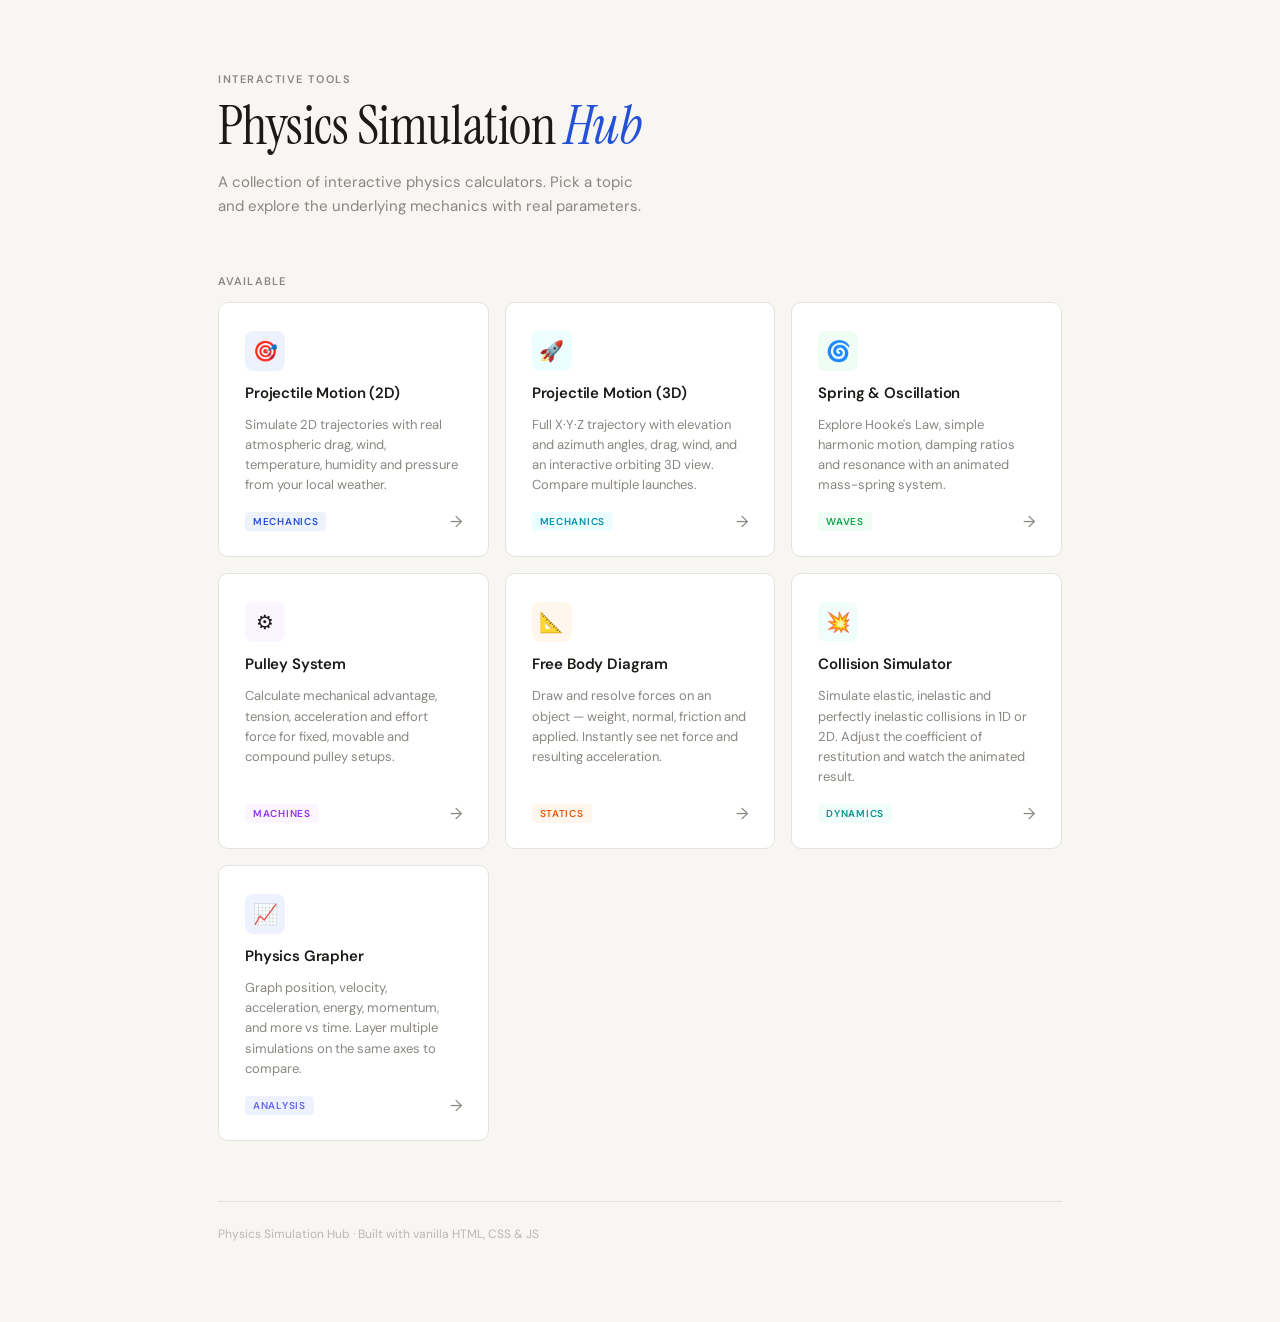
<file: index.html>
<!DOCTYPE html>
<html lang="en">
<head>
<meta charset="UTF-8">
<meta name="viewport" content="width=device-width, initial-scale=1.0">
<title>Physics Simulation Hub</title>
<link rel="preconnect" href="https://fonts.googleapis.com">
<link rel="preconnect" href="https://fonts.gstatic.com" crossorigin>
<link href="https://fonts.googleapis.com/css2?family=Instrument+Serif:ital@0;1&family=DM+Sans:wght@300;400;500;600&display=swap" rel="stylesheet">
<style>
*, *::before, *::after { box-sizing: border-box; margin: 0; padding: 0; }

:root {
  --bg: #f7f6f3;
  --surface: #ffffff;
  --border: #e5e3de;
  --text: #1c1a17;
  --muted: #8a8680;
  --accent: #2352d6;
  --radius: 10px;
}

body {
  font-family: 'DM Sans', system-ui, sans-serif;
  background: var(--bg);
  color: var(--text);
  min-height: 100vh;
}

/* ── Layout ── */
.page {
  max-width: 900px;
  margin: 0 auto;
  padding: 72px 28px 80px;
}

/* ── Header ── */
.hub-header {
  margin-bottom: 56px;
}

.eyebrow {
  font-size: 11px;
  font-weight: 600;
  letter-spacing: 0.14em;
  text-transform: uppercase;
  color: var(--muted);
  margin-bottom: 10px;
}

h1 {
  font-family: 'Instrument Serif', Georgia, serif;
  font-size: clamp(2.4rem, 5vw, 3.4rem);
  font-weight: 400;
  line-height: 1.1;
  letter-spacing: -0.01em;
  color: var(--text);
  margin-bottom: 14px;
}

h1 em {
  font-style: italic;
  color: var(--accent);
}

.hub-desc {
  font-size: 15px;
  color: var(--muted);
  max-width: 440px;
  line-height: 1.6;
}

/* ── Grid ── */
.tool-grid {
  display: grid;
  grid-template-columns: repeat(auto-fill, minmax(260px, 1fr));
  gap: 16px;
}

/* ── Tool Card ── */
.tool-card {
  background: var(--surface);
  border: 1px solid var(--border);
  border-radius: var(--radius);
  padding: 28px 26px 24px;
  text-decoration: none;
  color: inherit;
  display: flex;
  flex-direction: column;
  gap: 12px;
  transition: box-shadow 0.18s, border-color 0.18s, transform 0.18s;
  position: relative;
  overflow: hidden;
}

.tool-card:hover {
  box-shadow: 0 8px 28px rgba(0,0,0,0.09);
  border-color: #ccc9c3;
  transform: translateY(-2px);
}

.tool-card.disabled {
  opacity: 0.55;
  cursor: not-allowed;
  pointer-events: none;
}

/* accent stripe at top */
.tool-card::before {
  content: '';
  position: absolute;
  top: 0; left: 0; right: 0;
  height: 3px;
  background: var(--card-color, var(--accent));
  opacity: 0;
  transition: opacity 0.18s;
}

.tool-card:hover::before { opacity: 1; }

.tool-icon {
  width: 40px;
  height: 40px;
  border-radius: 8px;
  background: var(--card-bg, #eff3fd);
  display: flex;
  align-items: center;
  justify-content: center;
  font-size: 20px;
  flex-shrink: 0;
}

.tool-name {
  font-size: 15px;
  font-weight: 600;
  letter-spacing: -0.01em;
  color: var(--text);
}

.tool-desc {
  font-size: 13px;
  color: var(--muted);
  line-height: 1.55;
  flex: 1;
}

.tool-footer {
  display: flex;
  align-items: center;
  justify-content: space-between;
  margin-top: 4px;
}

.tool-tag {
  font-size: 10px;
  font-weight: 600;
  letter-spacing: 0.07em;
  text-transform: uppercase;
  padding: 3px 8px;
  border-radius: 4px;
  background: var(--card-bg, #eff3fd);
  color: var(--card-color, var(--accent));
}

.tool-arrow {
  color: var(--muted);
  font-size: 16px;
  transition: transform 0.15s, color 0.15s;
}

.tool-card:hover .tool-arrow {
  transform: translateX(3px);
  color: var(--text);
}

.coming-soon {
  font-size: 10px;
  font-weight: 600;
  letter-spacing: 0.07em;
  text-transform: uppercase;
  color: #b0ada8;
  padding: 3px 8px;
  border-radius: 4px;
  background: #f0eeeb;
}

/* ── Section label ── */
.section-label {
  font-size: 11px;
  font-weight: 600;
  letter-spacing: 0.1em;
  text-transform: uppercase;
  color: var(--muted);
  margin-bottom: 14px;
  margin-top: 40px;
}

.section-label:first-of-type { margin-top: 0; }

/* ── Footer ── */
.hub-footer {
  margin-top: 60px;
  font-size: 12px;
  color: #bbb8b3;
  border-top: 1px solid var(--border);
  padding-top: 24px;
}
</style>
</head>
<body>
<div class="page">

  <header class="hub-header">
    <p class="eyebrow">Interactive Tools</p>
    <h1>Physics Simulation <em>Hub</em></h1>
    <p class="hub-desc">A collection of interactive physics calculators. Pick a topic and explore the underlying mechanics with real parameters.</p>
  </header>

  <p class="section-label">Available</p>

  <div class="tool-grid">

    <a href="projectile.html" class="tool-card"
       style="--card-color:#2352d6; --card-bg:#eef2fd;">
      <div class="tool-icon">🎯</div>
      <div class="tool-name">Projectile Motion (2D)</div>
      <div class="tool-desc">Simulate 2D trajectories with real atmospheric drag, wind, temperature, humidity and pressure from your local weather.</div>
      <div class="tool-footer">
        <span class="tool-tag">Mechanics</span>
        <span class="tool-arrow">→</span>
      </div>
    </a>

    <a href="projectile3d.html" class="tool-card"
       style="--card-color:#0891b2; --card-bg:#ecfeff;">
      <div class="tool-icon">🚀</div>
      <div class="tool-name">Projectile Motion (3D)</div>
      <div class="tool-desc">Full X·Y·Z trajectory with elevation and azimuth angles, drag, wind, and an interactive orbiting 3D view. Compare multiple launches.</div>
      <div class="tool-footer">
        <span class="tool-tag">Mechanics</span>
        <span class="tool-arrow">→</span>
      </div>
    </a>

    <a href="spring.html" class="tool-card"
       style="--card-color:#16a34a; --card-bg:#f0fdf4;">
      <div class="tool-icon">🌀</div>
      <div class="tool-name">Spring & Oscillation</div>
      <div class="tool-desc">Explore Hooke's Law, simple harmonic motion, damping ratios and resonance with an animated mass-spring system.</div>
      <div class="tool-footer">
        <span class="tool-tag">Waves</span>
        <span class="tool-arrow">→</span>
      </div>
    </a>

    <a href="pulley.html" class="tool-card"
       style="--card-color:#9333ea; --card-bg:#faf5ff;">
      <div class="tool-icon">⚙️</div>
      <div class="tool-name">Pulley System</div>
      <div class="tool-desc">Calculate mechanical advantage, tension, acceleration and effort force for fixed, movable and compound pulley setups.</div>
      <div class="tool-footer">
        <span class="tool-tag">Machines</span>
        <span class="tool-arrow">→</span>
      </div>
    </a>

    <a href="fbd.html" class="tool-card"
       style="--card-color:#ea580c; --card-bg:#fff7ed;">
      <div class="tool-icon">📐</div>
      <div class="tool-name">Free Body Diagram</div>
      <div class="tool-desc">Draw and resolve forces on an object — weight, normal, friction and applied. Instantly see net force and resulting acceleration.</div>
      <div class="tool-footer">
        <span class="tool-tag">Statics</span>
        <span class="tool-arrow">→</span>
      </div>
    </a>

    <a href="collision.html" class="tool-card"
       style="--card-color:#0d9488; --card-bg:#f0fdfa;">
      <div class="tool-icon">💥</div>
      <div class="tool-name">Collision Simulator</div>
      <div class="tool-desc">Simulate elastic, inelastic and perfectly inelastic collisions in 1D or 2D. Adjust the coefficient of restitution and watch the animated result.</div>
      <div class="tool-footer">
        <span class="tool-tag">Dynamics</span>
        <span class="tool-arrow">→</span>
      </div>
    </a>

    <a href="grapher.html" class="tool-card"
       style="--card-color:#6366f1; --card-bg:#eef2ff;">
      <div class="tool-icon">📈</div>
      <div class="tool-name">Physics Grapher</div>
      <div class="tool-desc">Graph position, velocity, acceleration, energy, momentum, and more vs time. Layer multiple simulations on the same axes to compare.</div>
      <div class="tool-footer">
        <span class="tool-tag">Analysis</span>
        <span class="tool-arrow">→</span>
      </div>
    </a>

  </div>

  <p class="hub-footer">Physics Simulation Hub · Built with vanilla HTML, CSS &amp; JS</p>
</div>
</body>
</html>
</file>
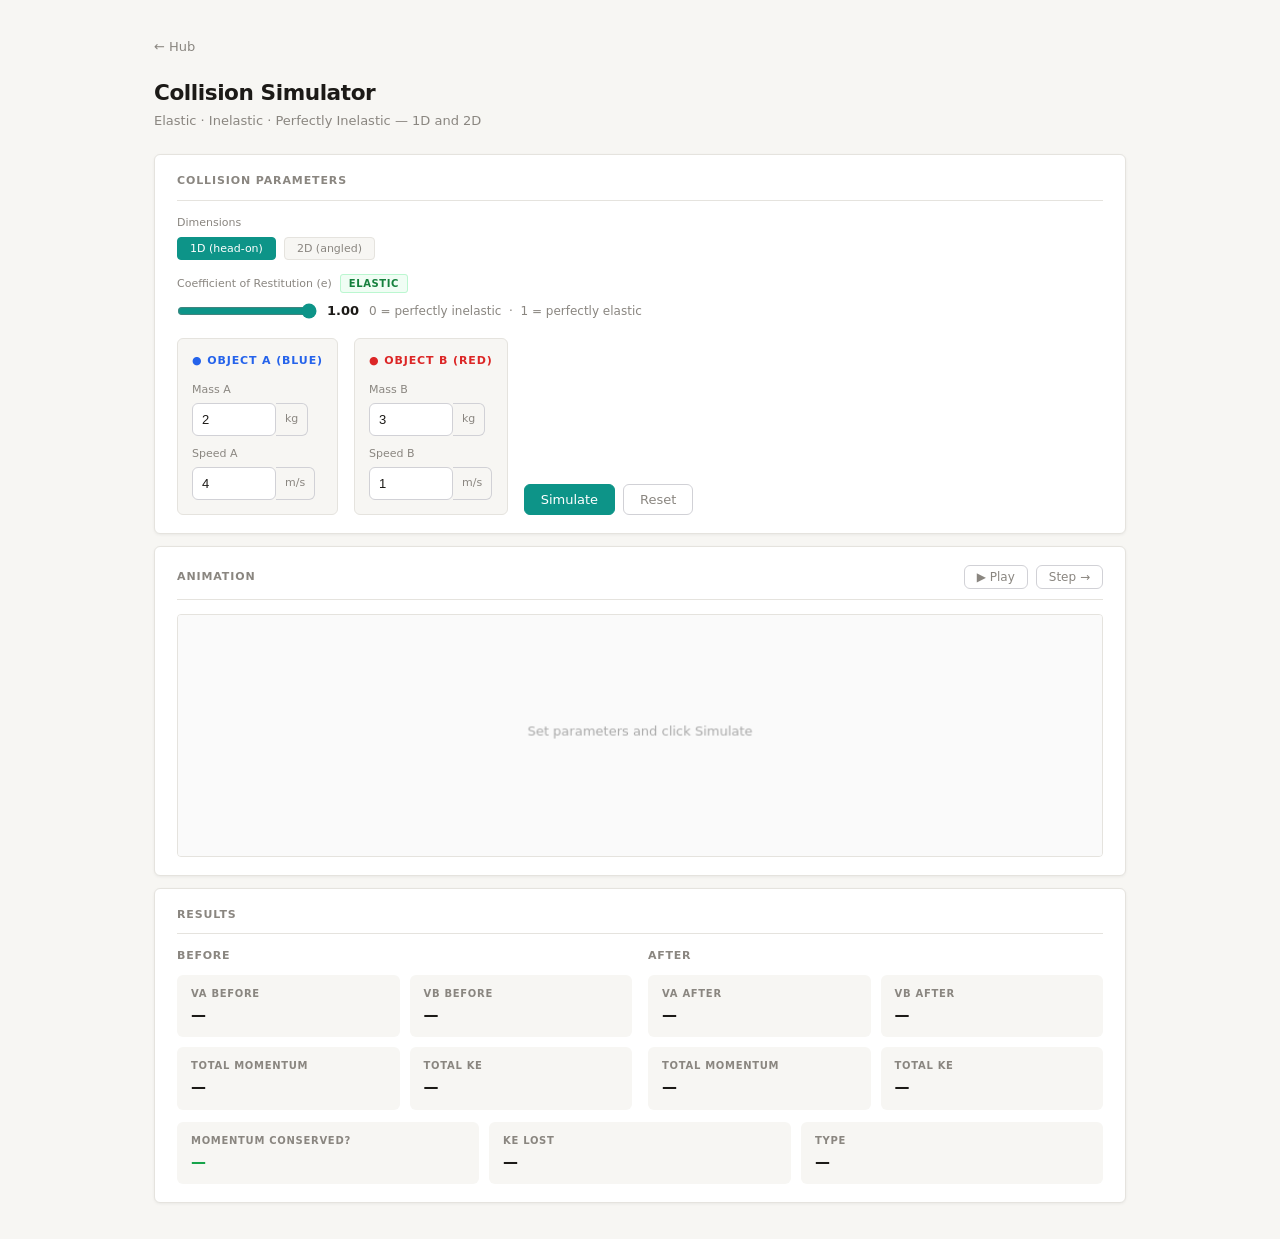
<file: collision.html>
<!DOCTYPE html>
<html lang="en">
<head>
<meta charset="UTF-8">
<title>Collision Simulator — Physics Simulation Hub</title>
<style>
*,*::before,*::after{box-sizing:border-box;margin:0;padding:0}
:root{
  --bg:#f7f6f3;--surface:#fff;--border:#e5e3de;
  --text:#1c1a17;--muted:#8a8680;
  --accent:#0d9488;--radius:6px;
  --shadow:0 1px 3px rgba(0,0,0,.06);
}
body{font-family:system-ui,sans-serif;font-size:14px;background:var(--bg);color:var(--text);line-height:1.5}
.page{max-width:1020px;margin:0 auto;padding:36px 24px}
.back-link{display:inline-flex;align-items:center;gap:4px;font-size:13px;color:var(--muted);text-decoration:none;margin-bottom:20px;transition:color .15s}
.back-link:hover{color:var(--accent)}
header{margin-bottom:24px}
h1{font-size:1.35rem;font-weight:700;letter-spacing:-.02em}
.subtitle{font-size:13px;color:var(--muted);margin-top:2px}
main{display:flex;flex-direction:column;gap:12px}
.card{background:var(--surface);border:1px solid var(--border);border-radius:var(--radius);box-shadow:var(--shadow);padding:18px 22px}
.card-title{font-size:11px;font-weight:600;text-transform:uppercase;letter-spacing:.08em;color:var(--muted);margin-bottom:14px;padding-bottom:10px;border-bottom:1px solid var(--border)}
.card-title-row{display:flex;align-items:center;justify-content:space-between;margin-bottom:14px;padding-bottom:10px;border-bottom:1px solid var(--border)}
.card-title-row .card-title{margin-bottom:0;padding-bottom:0;border-bottom:none}
.fields{display:flex;flex-wrap:wrap;gap:16px;align-items:flex-end}
.field{display:flex;flex-direction:column;gap:5px}
.field label{font-size:11px;font-weight:500;color:var(--muted)}
.input-row{display:flex}
.input-row input{border-radius:var(--radius) 0 0 var(--radius);border-right:none}
input[type=number]{font-size:13px;padding:7px 9px;border:1px solid #d1d1d6;background:var(--surface);color:var(--text);outline:none;border-radius:var(--radius);width:84px;transition:border-color .12s,box-shadow .12s}
input[type=number]:focus{border-color:var(--accent);box-shadow:0 0 0 3px rgba(13,148,136,.12)}
input[type=range]{width:140px;accent-color:var(--accent)}
.unit-badge{display:flex;align-items:center;padding:7px 9px;border:1px solid #d1d1d6;border-left:none;border-radius:0 var(--radius) var(--radius) 0;background:var(--bg);color:var(--muted);font-size:11px;white-space:nowrap}
button{font-family:inherit;font-size:13px;font-weight:500;padding:7px 16px;border-radius:var(--radius);cursor:pointer;border:1px solid transparent;transition:all .12s;white-space:nowrap}
.btn-p{background:var(--accent);color:#fff;border-color:var(--accent)}
.btn-p:hover{background:#0f766e}
.btn-s{background:var(--surface);color:var(--muted);border-color:#d1d1d6}
.btn-s:hover{background:var(--bg);color:var(--text)}
button:active{transform:scale(.98)}
canvas{display:block;width:100%;height:auto;border:1px solid var(--border);border-radius:4px;background:#fafafa}
.two-col{display:grid;grid-template-columns:1fr 1fr;gap:12px}
.obj-group{display:flex;flex-direction:column;gap:10px;padding:14px;background:var(--bg);border-radius:var(--radius);border:1px solid var(--border)}
.obj-label{font-size:11px;font-weight:700;text-transform:uppercase;letter-spacing:.08em;margin-bottom:2px}
.results-grid{display:grid;grid-template-columns:repeat(auto-fill,minmax(148px,1fr));gap:10px}
.ri{background:var(--bg);border-radius:var(--radius);padding:11px 14px}
.rl{font-size:10px;font-weight:600;text-transform:uppercase;letter-spacing:.07em;color:var(--muted);margin-bottom:3px}
.rv{font-size:15px;font-weight:600;color:var(--text);font-variant-numeric:tabular-nums}
.ru{font-size:11px;color:var(--muted);margin-left:2px}
.conserved{color:#16a34a}.lost-val{color:#dc2626}
.dim-row{display:flex;gap:8px;margin-bottom:16px}
.dbtn{font-size:11px;padding:4px 12px;border-radius:4px;background:var(--bg);border:1px solid var(--border);color:var(--muted);cursor:pointer;transition:all .12s}
.dbtn:hover,.dbtn.active{background:var(--accent);color:#fff;border-color:var(--accent)}
.ebadge{font-size:10px;font-weight:600;text-transform:uppercase;letter-spacing:.06em;padding:3px 8px;border-radius:3px;background:#f0fdf4;color:#15803d;border:1px solid #bbf7d0;margin-left:8px}
.ebadge.inel{background:#fef9c3;color:#854d0e;border-color:#fde047}
.ebadge.perf{background:#fef2f2;color:#991b1b;border-color:#fca5a5}
</style>
</head>
<body>
<div class="page">
  <a href="index.html" class="back-link">← Hub</a>
  <header>
    <h1>Collision Simulator</h1>
    <p class="subtitle">Elastic · Inelastic · Perfectly Inelastic — 1D and 2D</p>
  </header>
  <main>
    <section class="card">
      <div class="card-title">Collision Parameters</div>

      <div style="margin-bottom:14px">
        <div style="font-size:11px;font-weight:500;color:var(--muted);margin-bottom:6px">Dimensions</div>
        <div class="dim-row">
          <button class="dbtn active" id="dim1d">1D (head-on)</button>
          <button class="dbtn" id="dim2d">2D (angled)</button>
        </div>
      </div>

      <div style="margin-bottom:18px">
        <div style="font-size:11px;font-weight:500;color:var(--muted);margin-bottom:8px">
          Coefficient of Restitution (e)<span id="ebadge" class="ebadge">Elastic</span>
        </div>
        <div style="display:flex;align-items:center;gap:10px;flex-wrap:wrap">
          <input type="range" id="coeff-e" min="0" max="1" step="0.01" value="1">
          <span id="coeff-val" style="font-size:13px;font-weight:600;min-width:32px;font-variant-numeric:tabular-nums">1.00</span>
          <span style="font-size:12px;color:var(--muted)">0 = perfectly inelastic &nbsp;·&nbsp; 1 = perfectly elastic</span>
        </div>
      </div>

      <div class="fields">
        <div class="obj-group">
          <div class="obj-label" style="color:#2563eb">● Object A (blue)</div>
          <div class="field"><label>Mass A</label>
            <div class="input-row"><input type="number" id="mA" value="2" min="0.01" step="0.5"><span class="unit-badge">kg</span></div></div>
          <div class="field"><label>Speed A</label>
            <div class="input-row"><input type="number" id="vA" value="4" step="0.5"><span class="unit-badge">m/s</span></div></div>
          <div class="field" id="angA-wrap" style="display:none"><label>Direction A (from +x)</label>
            <div class="input-row"><input type="number" id="angA" value="0" step="5"><span class="unit-badge">deg</span></div></div>
        </div>

        <div class="obj-group">
          <div class="obj-label" style="color:#dc2626">● Object B (red)</div>
          <div class="field"><label>Mass B</label>
            <div class="input-row"><input type="number" id="mB" value="3" min="0.01" step="0.5"><span class="unit-badge">kg</span></div></div>
          <div class="field"><label>Speed B</label>
            <div class="input-row"><input type="number" id="vB" value="1" step="0.5"><span class="unit-badge">m/s</span></div></div>
          <div class="field" id="angB-wrap" style="display:none"><label>Direction B (from +x)</label>
            <div class="input-row"><input type="number" id="angB" value="180" step="5"><span class="unit-badge">deg</span></div></div>
        </div>

        <div class="field" style="align-self:flex-end;flex-direction:row;gap:8px">
          <button class="btn-p" id="btn-sim">Simulate</button>
          <button class="btn-s" id="btn-reset">Reset</button>
        </div>
      </div>
    </section>

    <!-- Animation -->
    <section class="card">
      <div class="card-title-row">
        <div class="card-title">Animation</div>
        <div style="display:flex;gap:8px">
          <button class="btn-s" id="btn-play" style="font-size:12px;padding:4px 12px">▶ Play</button>
          <button class="btn-s" id="btn-step" style="font-size:12px;padding:4px 12px">Step →</button>
        </div>
      </div>
      <canvas id="col-canvas" width="920" height="240"></canvas>
    </section>

    <!-- Results -->
    <section class="card">
      <div class="card-title">Results</div>
      <div class="two-col" style="gap:16px;margin-bottom:12px">
        <div>
          <div style="font-size:11px;font-weight:600;text-transform:uppercase;letter-spacing:.07em;color:var(--muted);margin-bottom:10px">Before</div>
          <div class="results-grid">
            <div class="ri"><div class="rl">vA before</div><div class="rv" id="r-vA-pre">—</div></div>
            <div class="ri"><div class="rl">vB before</div><div class="rv" id="r-vB-pre">—</div></div>
            <div class="ri"><div class="rl">Total momentum</div><div class="rv" id="r-p-pre">—</div></div>
            <div class="ri"><div class="rl">Total KE</div><div class="rv" id="r-ke-pre">—</div></div>
          </div>
        </div>
        <div>
          <div style="font-size:11px;font-weight:600;text-transform:uppercase;letter-spacing:.07em;color:var(--muted);margin-bottom:10px">After</div>
          <div class="results-grid">
            <div class="ri"><div class="rl">vA after</div><div class="rv" id="r-vA-post">—</div></div>
            <div class="ri"><div class="rl">vB after</div><div class="rv" id="r-vB-post">—</div></div>
            <div class="ri"><div class="rl">Total momentum</div><div class="rv" id="r-p-post">—</div></div>
            <div class="ri"><div class="rl">Total KE</div><div class="rv" id="r-ke-post">—</div></div>
          </div>
        </div>
      </div>
      <div class="results-grid" style="grid-template-columns:repeat(3,1fr)">
        <div class="ri"><div class="rl">Momentum conserved?</div><div class="rv conserved" id="r-p-ok">—</div></div>
        <div class="ri"><div class="rl">KE lost</div><div class="rv" id="r-ke-lost">—</div></div>
        <div class="ri"><div class="rl">Type</div><div class="rv" id="r-type">—</div></div>
      </div>
    </section>
  </main>
</div>

<script>
const canvas = document.getElementById("col-canvas");
const ctx    = canvas.getContext("2d");

let mode = "1d";
let simResult = null;
let simState  = null;
let animating = false, rafId = null;

// ── Mode toggle ───────────────────────────────────────────────────────
document.getElementById("dim1d").addEventListener("click", () => setMode("1d"));
document.getElementById("dim2d").addEventListener("click", () => setMode("2d"));
function setMode(m) {
  mode = m;
  document.getElementById("dim1d").classList.toggle("active", m==="1d");
  document.getElementById("dim2d").classList.toggle("active", m==="2d");
  document.getElementById("angA-wrap").style.display = m==="2d" ? "" : "none";
  document.getElementById("angB-wrap").style.display = m==="2d" ? "" : "none";
}

// ── Coefficient slider ────────────────────────────────────────────────
document.getElementById("coeff-e").addEventListener("input", function() {
  const e = parseFloat(this.value);
  document.getElementById("coeff-val").textContent = e.toFixed(2);
  const badge = document.getElementById("ebadge");
  if (e >= 1)      { badge.textContent="Elastic";             badge.className="ebadge"; }
  else if (e <= 0) { badge.textContent="Perfectly Inelastic"; badge.className="ebadge perf"; }
  else             { badge.textContent="Inelastic";            badge.className="ebadge inel"; }
});

// ── Physics ───────────────────────────────────────────────────────────
// General 1D collision with coefficient of restitution e:
//   vA = (mA*uA + mB*uB - mB*e*(uA-uB)) / (mA+mB)
//   vB = (mA*uA + mB*uB + mA*e*(uA-uB)) / (mA+mB)
// In 2D: decompose into normal (collision axis) and tangential.
// For a head-on collision the normal axis is x; tangential velocities unchanged.

function solve1D(mA, mB, uA, uB, e) {
  const vA = (mA*uA + mB*uB - mB*e*(uA-uB)) / (mA+mB);
  const vB = (mA*uA + mB*uB + mA*e*(uA-uB)) / (mA+mB);
  return { vA, vB };
}

function solve2D(mA, mB, uAx, uAy, uBx, uBy, e) {
  // Normal = x direction (balls collide along x)
  const { vA: vAx, vB: vBx } = solve1D(mA, mB, uAx, uBx, e);
  return { vAx, vAy: uAy, vBx, vBy: uBy };
}

function runPhysics() {
  const mA = parseFloat(document.getElementById("mA").value) || 1;
  const mB = parseFloat(document.getElementById("mB").value) || 1;
  const e  = parseFloat(document.getElementById("coeff-e").value);
  let r;

  if (mode === "1d") {
    // In 1D: positive velocity = moving right. A moves right, B moves left (toward each other) by default.
    const uA = parseFloat(document.getElementById("vA").value) || 0;
    const uB = -(parseFloat(document.getElementById("vB").value) || 0); // B's input is speed, travels left
    const { vA, vB } = solve1D(mA, mB, uA, uB, e);
    const pPre  = mA*uA + mB*uB;
    const pPost = mA*vA + mB*vB;
    const kePre  = 0.5*mA*uA*uA + 0.5*mB*uB*uB;
    const kePost = 0.5*mA*vA*vA + 0.5*mB*vB*vB;
    r = { dim:"1d", mA, mB, uA, uB, vA, vB, pPre, pPost, kePre, kePost, e };
  } else {
    const spA   = parseFloat(document.getElementById("vA").value) || 0;
    const spB   = parseFloat(document.getElementById("vB").value) || 0;
    const dA    = parseFloat(document.getElementById("angA").value) * Math.PI/180;
    const dB    = parseFloat(document.getElementById("angB").value) * Math.PI/180;
    const uAx = spA*Math.cos(dA), uAy = spA*Math.sin(dA);
    const uBx = spB*Math.cos(dB), uBy = spB*Math.sin(dB);
    const { vAx, vAy, vBx, vBy } = solve2D(mA, mB, uAx, uAy, uBx, uBy, e);
    const kePre  = 0.5*mA*(uAx*uAx+uAy*uAy) + 0.5*mB*(uBx*uBx+uBy*uBy);
    const kePost = 0.5*mA*(vAx*vAx+vAy*vAy) + 0.5*mB*(vBx*vBx+vBy*vBy);
    const pPre  = Math.hypot(mA*uAx+mB*uBx, mA*uAy+mB*uBy);
    const pPost = Math.hypot(mA*vAx+mB*vBx, mA*vAy+mB*vBy);
    r = { dim:"2d", mA, mB, uAx, uAy, uBx, uBy, vAx, vAy, vBx, vBy, pPre, pPost, kePre, kePost, e };
  }
  return r;
}

function showResults(r) {
  const fmt = v => v.toFixed(3);
  if (r.dim === "1d") {
    document.getElementById("r-vA-pre").innerHTML  = fmt(r.uA)+'<span class="ru"> m/s</span>';
    document.getElementById("r-vB-pre").innerHTML  = fmt(r.uB)+'<span class="ru"> m/s</span>';
    document.getElementById("r-vA-post").innerHTML = fmt(r.vA)+'<span class="ru"> m/s</span>';
    document.getElementById("r-vB-post").innerHTML = fmt(r.vB)+'<span class="ru"> m/s</span>';
  } else {
    document.getElementById("r-vA-pre").innerHTML  = Math.hypot(r.uAx,r.uAy).toFixed(3)+'<span class="ru"> m/s</span>';
    document.getElementById("r-vB-pre").innerHTML  = Math.hypot(r.uBx,r.uBy).toFixed(3)+'<span class="ru"> m/s</span>';
    document.getElementById("r-vA-post").innerHTML = Math.hypot(r.vAx,r.vAy).toFixed(3)+'<span class="ru"> m/s</span>';
    document.getElementById("r-vB-post").innerHTML = Math.hypot(r.vBx,r.vBy).toFixed(3)+'<span class="ru"> m/s</span>';
  }
  document.getElementById("r-p-pre").innerHTML  = fmt(r.pPre)+'<span class="ru"> kg·m/s</span>';
  document.getElementById("r-p-post").innerHTML = fmt(r.pPost)+'<span class="ru"> kg·m/s</span>';
  document.getElementById("r-ke-pre").innerHTML  = r.kePre.toFixed(4)+'<span class="ru"> J</span>';
  document.getElementById("r-ke-post").innerHTML = r.kePost.toFixed(4)+'<span class="ru"> J</span>';
  document.getElementById("r-p-ok").textContent = Math.abs(r.pPre-r.pPost)<0.005 ? "✓ Yes" : "✗ No";
  const lost = r.kePre - r.kePost;
  const lostEl = document.getElementById("r-ke-lost");
  lostEl.innerHTML = Math.abs(lost).toFixed(4)+'<span class="ru"> J</span>';
  lostEl.className = "rv " + (Math.abs(lost)<0.001?"conserved":"lost-val");
  document.getElementById("r-type").textContent =
    r.e >= 1 ? "Elastic" : r.e <= 0 ? "Perfectly Inelastic" : "Inelastic";
}

// ── Animation ─────────────────────────────────────────────────────────
const PRE_F = 80, COL_F = 14, POST_F = 100;

function buildState(r) {
  const W = canvas.width, H = canvas.height;
  const maxM = Math.max(r.mA, r.mB);
  const rA = 22 + (r.mA/maxM)*22, rB = 22 + (r.mB/maxM)*22;
  return { r, rA, rB, phase:"pre", frame:0 };
}

function advance(s, n=1) {
  for (let i=0;i<n;i++) {
    s.frame++;
    const lim = s.phase==="pre"?PRE_F:s.phase==="collide"?COL_F:POST_F;
    if (s.frame>=lim) {
      if (s.phase==="pre") { s.phase="collide"; s.frame=0; }
      else if (s.phase==="collide") { s.phase="post"; s.frame=0; }
    }
  }
}

function getPos(s) {
  const { r, rA, rB } = s;
  const W = canvas.width, H = canvas.height;
  const CX = W/2, CY = H/2;

  if (s.phase === "pre") {
    const t = s.frame / PRE_F;
    return {
      ax: CX - rA - 130 + 130*t, ay: CY,
      bx: CX + rB + 130 - 130*t, by: CY,
      flash: 0
    };
  }
  if (s.phase === "collide") {
    const fl = Math.sin(s.frame/COL_F * Math.PI);
    return { ax: CX-rA, ay: CY, bx: CX+rB, by: CY, flash: fl };
  }
  // post
  const t = s.frame / POST_F;
  const DIST = 140;
  let dvAx, dvAy, dvBx, dvBy;
  if (r.dim === "1d") {
    const spd = Math.max(Math.abs(r.uA), Math.abs(r.uB), 0.5);
    dvAx = (r.vA/spd) * DIST; dvAy = 0;
    dvBx = (r.vB/spd) * DIST; dvBy = 0;
  } else {
    const spd = Math.max(Math.hypot(r.uAx,r.uAy), Math.hypot(r.uBx,r.uBy), 0.5);
    dvAx = (r.vAx/spd)*DIST; dvAy = -(r.vAy/spd)*DIST;
    dvBx = (r.vBx/spd)*DIST; dvBy = -(r.vBy/spd)*DIST;
  }
  return {
    ax: CX-rA+dvAx*t, ay: CY+dvAy*t,
    bx: CX+rB+dvBx*t, by: CY+dvBy*t,
    flash: 0
  };
}

function paint() {
  const W = canvas.width, H = canvas.height;
  ctx.clearRect(0,0,W,H);
  ctx.fillStyle="#fafafa"; ctx.fillRect(0,0,W,H);

  if (!simState) {
    ctx.font="13px system-ui"; ctx.fillStyle="#aaa"; ctx.textAlign="center";
    ctx.fillText("Set parameters and click Simulate", W/2, H/2);
    ctx.textAlign="left"; return;
  }

  const s = simState, { r, rA, rB } = s;
  const W2=W/2, H2=H/2;

  // Centre dashed line
  ctx.strokeStyle="#eaeaea"; ctx.setLineDash([4,4]);
  ctx.beginPath(); ctx.moveTo(W2,16); ctx.lineTo(W2,H-16); ctx.stroke();
  ctx.setLineDash([]);
  ctx.font="9px system-ui"; ctx.fillStyle="#ccc"; ctx.textAlign="center";
  ctx.fillText("collision",W2,14);

  const pos = getPos(s);

  // Flash
  if (pos.flash > 0.05) {
    const g = ctx.createRadialGradient(W2,H2,0,W2,H2,80);
    g.addColorStop(0,`rgba(253,224,71,${pos.flash*0.8})`);
    g.addColorStop(1,"rgba(253,224,71,0)");
    ctx.fillStyle=g; ctx.beginPath(); ctx.arc(W2,H2,100,0,Math.PI*2); ctx.fill();
  }

  // Velocity arrows
  function velArrow(x,y,vx,vy,col) {
    const sp = Math.hypot(vx,vy);
    if (sp<0.01) return;
    const scale = Math.min(80, sp*14) / sp;
    const ex=x+vx*scale, ey=y+vy*scale;
    ctx.beginPath(); ctx.moveTo(x,y); ctx.lineTo(ex,ey);
    ctx.strokeStyle=col+"bb"; ctx.lineWidth=2.5; ctx.stroke();
    const ux=vx/sp, uy=vy/sp, h=10;
    ctx.beginPath();
    ctx.moveTo(ex,ey);
    ctx.lineTo(ex-h*(ux*0.866-uy*0.5), ey-h*(uy*0.866+ux*0.5));
    ctx.lineTo(ex-h*(ux*0.866+uy*0.5), ey-h*(uy*0.866-ux*0.5));
    ctx.closePath(); ctx.fillStyle=col+"bb"; ctx.fill();
    ctx.font="10px system-ui"; ctx.fillStyle=col;
    ctx.textAlign="center";
    ctx.fillText(sp.toFixed(1)+" m/s", ex+uy*18, ey-ux*18);
  }

  if (s.phase==="pre"||s.phase==="collide") {
    if (r.dim==="1d") {
      velArrow(pos.ax,pos.ay, r.uA, 0, "#2563eb");
      velArrow(pos.bx,pos.by, r.uB, 0, "#dc2626");
    } else {
      velArrow(pos.ax,pos.ay, r.uAx, -r.uAy, "#2563eb");
      velArrow(pos.bx,pos.by, r.uBx, -r.uBy, "#dc2626");
    }
  } else {
    if (r.dim==="1d") {
      velArrow(pos.ax,pos.ay, r.vA, 0, "#2563eb");
      velArrow(pos.bx,pos.by, r.vB, 0, "#dc2626");
    } else {
      velArrow(pos.ax,pos.ay, r.vAx, -r.vAy, "#2563eb");
      velArrow(pos.bx,pos.by, r.vBx, -r.vBy, "#dc2626");
    }
  }

  // Balls
  function ball(cx,cy,r,stroke,fill,label) {
    ctx.beginPath(); ctx.ellipse(cx,cy+r+3,r*0.6,4,0,0,Math.PI*2);
    ctx.fillStyle="rgba(0,0,0,0.06)"; ctx.fill();
    const gr=ctx.createRadialGradient(cx-r*.3,cy-r*.3,r*.1,cx,cy,r);
    gr.addColorStop(0,"#fff"); gr.addColorStop(.4,fill); gr.addColorStop(1,stroke);
    ctx.beginPath(); ctx.arc(cx,cy,r,0,Math.PI*2);
    ctx.fillStyle=gr; ctx.fill();
    ctx.strokeStyle=stroke; ctx.lineWidth=2; ctx.stroke();
    ctx.font=`bold ${Math.max(9,Math.round(r*.38))}px system-ui`;
    ctx.fillStyle="#fff"; ctx.textAlign="center"; ctx.textBaseline="middle";
    ctx.fillText(label,cx,cy); ctx.textBaseline="alphabetic";
  }

  ball(pos.ax,pos.ay,rA,"#1d4ed8","#bfdbfe",`${r.mA}kg`);
  ball(pos.bx,pos.by,rB,"#b91c1c","#fecaca",`${r.mB}kg`);

  // Phase label
  const pl = s.phase==="pre"?"Approaching…":s.phase==="collide"?"💥 Collision!":"Separating…";
  ctx.font="11px system-ui"; ctx.textAlign="left";
  ctx.fillStyle = s.phase==="collide"?"#d97706":"#aaa";
  ctx.fillText(pl, 10, H-8);
}

function loop() {
  if (!animating||!simState) return;
  advance(simState);
  paint();
  const done = simState.phase==="post" && simState.frame>=POST_F-1;
  if (done) { animating=false; document.getElementById("btn-play").textContent="▶ Replay"; return; }
  rafId=requestAnimationFrame(loop);
}

function startAnim() {
  if (animating) { cancelAnimationFrame(rafId); animating=false; }
  animating=true;
  document.getElementById("btn-play").textContent="⏸ Pause";
  rafId=requestAnimationFrame(loop);
}

document.getElementById("btn-sim").addEventListener("click",()=>{
  cancelAnimationFrame(rafId); animating=false;
  simResult = runPhysics();
  showResults(simResult);
  simState = buildState(simResult);
  paint(); startAnim();
  document.getElementById("btn-play").textContent="⏸ Pause";
});

document.getElementById("btn-play").addEventListener("click",()=>{
  if (!simState) return;
  if (animating) { cancelAnimationFrame(rafId); animating=false; document.getElementById("btn-play").textContent="▶ Resume"; }
  else {
    if (simState.phase==="post"&&simState.frame>=POST_F-1) simState=buildState(simResult);
    startAnim();
  }
});

document.getElementById("btn-step").addEventListener("click",()=>{
  if (!simState) return;
  cancelAnimationFrame(rafId); animating=false;
  document.getElementById("btn-play").textContent="▶ Resume";
  advance(simState,4); paint();
});

document.getElementById("btn-reset").addEventListener("click",()=>{
  cancelAnimationFrame(rafId); animating=false;
  simState=null; simResult=null; paint();
  document.getElementById("btn-play").textContent="▶ Play";
  ["r-vA-pre","r-vB-pre","r-vA-post","r-vB-post","r-p-pre","r-p-post",
   "r-ke-pre","r-ke-post","r-ke-lost","r-type","r-p-ok"].forEach(id=>{
    document.getElementById(id).innerHTML="—";
  });
});

paint();
</script>
</body>
</html>
</file>
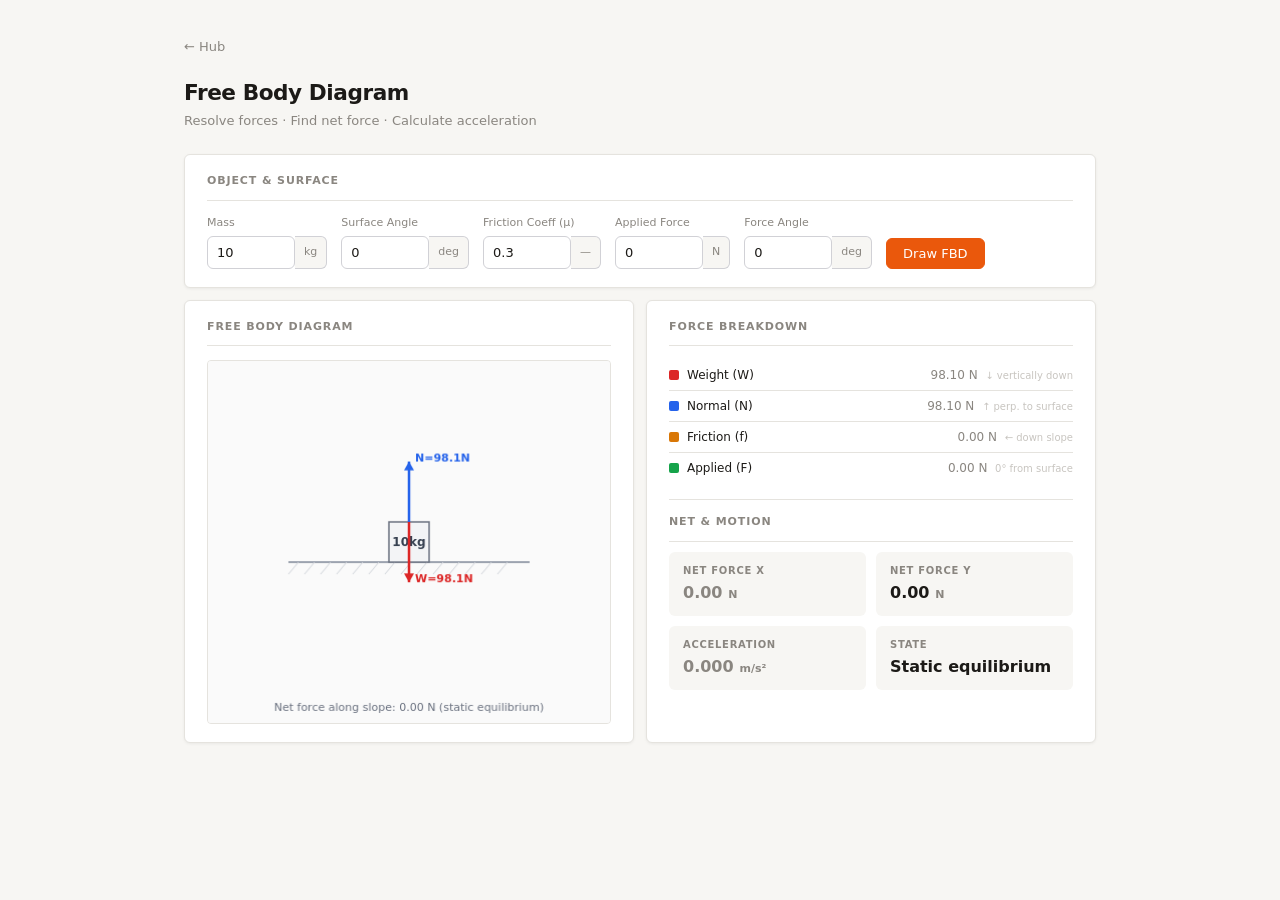
<file: fbd.html>
<!DOCTYPE html>
<html lang="en">
<head>
<meta charset="UTF-8">
<title>Free Body Diagram — Physics Simulation Hub</title>
<style>
*, *::before, *::after { box-sizing: border-box; margin: 0; padding: 0; }
:root {
  --bg: #f7f6f3; --surface: #fff; --border: #e5e3de;
  --text: #1c1a17; --muted: #8a8680;
  --accent: #ea580c; --radius: 6px;
  --shadow: 0 1px 3px rgba(0,0,0,0.06);
}
body { font-family: system-ui, sans-serif; font-size: 14px; background: var(--bg); color: var(--text); line-height: 1.5; }
.page { max-width: 960px; margin: 0 auto; padding: 36px 24px; }
.back-link { display: inline-flex; align-items: center; gap: 4px; font-size: 13px; color: var(--muted); text-decoration: none; margin-bottom: 20px; transition: color 0.15s; }
.back-link:hover { color: var(--accent); }
header { margin-bottom: 24px; }
h1 { font-size: 1.35rem; font-weight: 700; letter-spacing: -0.02em; }
.subtitle { font-size: 13px; color: var(--muted); margin-top: 2px; }
main { display: flex; flex-direction: column; gap: 12px; }
.card { background: var(--surface); border: 1px solid var(--border); border-radius: var(--radius); box-shadow: var(--shadow); padding: 18px 22px; }
.card-title { font-size: 11px; font-weight: 600; text-transform: uppercase; letter-spacing: 0.08em; color: var(--muted); margin-bottom: 14px; padding-bottom: 10px; border-bottom: 1px solid var(--border); }
.fields { display: flex; flex-wrap: wrap; gap: 14px; align-items: flex-end; }
.field { display: flex; flex-direction: column; gap: 5px; }
.field label { font-size: 11px; font-weight: 500; color: var(--muted); }
.input-row { display: flex; }
.input-row input { border-radius: var(--radius) 0 0 var(--radius); border-right: none; }
input[type="number"] { font-family: inherit; font-size: 13px; padding: 7px 9px; border: 1px solid #d1d1d6; background: var(--surface); color: var(--text); outline: none; border-radius: var(--radius); width: 88px; transition: border-color 0.12s, box-shadow 0.12s; }
input[type="number"]:focus { border-color: var(--accent); box-shadow: 0 0 0 3px rgba(234,88,12,0.12); }
.unit-badge { display: flex; align-items: center; padding: 7px 9px; border: 1px solid #d1d1d6; border-left: none; border-radius: 0 var(--radius) var(--radius) 0; background: var(--bg); color: var(--muted); font-size: 11px; white-space: nowrap; }
select { font-family: inherit; font-size: 13px; padding: 7px 9px; border: 1px solid #d1d1d6; background: var(--surface); color: var(--text); outline: none; border-radius: var(--radius); width: 170px; }
select:focus { border-color: var(--accent); box-shadow: 0 0 0 3px rgba(234,88,12,0.12); }
button { font-family: inherit; font-size: 13px; font-weight: 500; padding: 7px 16px; border-radius: var(--radius); cursor: pointer; border: 1px solid transparent; transition: all 0.12s; }
.btn-primary { background: var(--accent); color: #fff; border-color: var(--accent); }
.btn-primary:hover { background: #c2410c; }
button:active { transform: scale(0.98); }
canvas { display: block; width: 100%; height: auto; border: 1px solid var(--border); border-radius: 4px; background: #fafafa; }
.two-col { display: grid; grid-template-columns: 1fr 1fr; gap: 12px; }
.results-grid { display: grid; grid-template-columns: 1fr 1fr; gap: 10px; margin-bottom: 14px; }
.result-item { background: var(--bg); border-radius: var(--radius); padding: 11px 14px; }
.result-label { font-size: 10px; font-weight: 600; text-transform: uppercase; letter-spacing: 0.07em; color: var(--muted); margin-bottom: 3px; }
.result-val { font-size: 16px; font-weight: 600; color: var(--text); font-variant-numeric: tabular-nums; }
.result-unit { font-size: 11px; color: var(--muted); margin-left: 2px; }
.force-row { display: flex; align-items: center; gap: 8px; padding: 6px 0; border-bottom: 1px solid var(--border); }
.force-row:last-child { border-bottom: none; }
.force-swatch { width: 10px; height: 10px; border-radius: 2px; flex-shrink: 0; }
.force-name { font-size: 12px; font-weight: 500; flex: 1; }
.force-mag  { font-size: 12px; color: var(--muted); font-variant-numeric: tabular-nums; }
.net-positive { color: #16a34a; }
.net-negative { color: #dc2626; }
.net-zero     { color: var(--muted); }
.surface-row { display: flex; gap: 16px; align-items: center; flex-wrap: wrap; }
</style>
</head>
<body>
<div class="page">
  <a href="index.html" class="back-link">← Hub</a>
  <header>
    <h1>Free Body Diagram</h1>
    <p class="subtitle">Resolve forces · Find net force · Calculate acceleration</p>
  </header>
  <main>
    <section class="card">
      <div class="card-title">Object &amp; Surface</div>
      <div class="fields">
        <div class="field">
          <label for="fbd-mass">Mass</label>
          <div class="input-row">
            <input type="number" id="fbd-mass" value="10" min="0.01" step="0.5">
            <span class="unit-badge">kg</span>
          </div>
        </div>
        <div class="field">
          <label for="fbd-angle">Surface Angle</label>
          <div class="input-row">
            <input type="number" id="fbd-angle" value="0" min="0" max="89" step="1">
            <span class="unit-badge">deg</span>
          </div>
        </div>
        <div class="field">
          <label for="fbd-mu">Friction Coeff (μ)</label>
          <div class="input-row">
            <input type="number" id="fbd-mu" value="0.3" min="0" max="2" step="0.05">
            <span class="unit-badge">—</span>
          </div>
        </div>
        <div class="field">
          <label for="fbd-applied">Applied Force</label>
          <div class="input-row">
            <input type="number" id="fbd-applied" value="0" min="0" step="1">
            <span class="unit-badge">N</span>
          </div>
        </div>
        <div class="field">
          <label for="fbd-applied-angle">Force Angle</label>
          <div class="input-row">
            <input type="number" id="fbd-applied-angle" value="0" min="-90" max="90" step="5">
            <span class="unit-badge">deg</span>
          </div>
        </div>
        <div class="field" style="align-self:flex-end">
          <button class="btn-primary" id="fbd-calc">Draw FBD</button>
        </div>
      </div>
    </section>

    <div class="two-col">
      <section class="card">
        <div class="card-title">Free Body Diagram</div>
        <canvas id="fbd-canvas" width="400" height="360"></canvas>
      </section>

      <section class="card">
        <div class="card-title">Force Breakdown</div>
        <div id="force-list"></div>

        <div style="margin-top:16px; padding-top:14px; border-top:1px solid var(--border);">
          <div class="card-title" style="margin-bottom:10px;">Net &amp; Motion</div>
          <div class="results-grid">
            <div class="result-item">
              <div class="result-label">Net Force X</div>
              <div class="result-val" id="res-netx">—<span class="result-unit">N</span></div>
            </div>
            <div class="result-item">
              <div class="result-label">Net Force Y</div>
              <div class="result-val" id="res-nety">—<span class="result-unit">N</span></div>
            </div>
            <div class="result-item">
              <div class="result-label">Acceleration</div>
              <div class="result-val" id="res-acc">—<span class="result-unit">m/s²</span></div>
            </div>
            <div class="result-item">
              <div class="result-label">State</div>
              <div class="result-val" id="res-state">—</div>
            </div>
          </div>
        </div>
      </section>
    </div>
  </main>
</div>
<script>
const canvas = document.getElementById("fbd-canvas");
const ctx    = canvas.getContext("2d");
const g      = 9.81;

const FORCE_COLORS = {
  weight:  "#dc2626",
  normal:  "#2563eb",
  friction:"#d97706",
  applied: "#16a34a",
};

function drawArrow(x1, y1, x2, y2, color, label, labelSide = "right") {
  const dx = x2 - x1, dy = y2 - y1;
  const len = Math.sqrt(dx*dx + dy*dy);
  if (len < 2) return;
  const ux = dx/len, uy = dy/len;
  const headLen = 10, headAngle = Math.PI / 6;

  ctx.beginPath();
  ctx.moveTo(x1, y1);
  ctx.lineTo(x2, y2);
  ctx.strokeStyle = color;
  ctx.lineWidth = 2.5;
  ctx.stroke();

  // Arrowhead
  ctx.beginPath();
  ctx.moveTo(x2, y2);
  ctx.lineTo(x2 - headLen*(ux*Math.cos(headAngle)-uy*Math.sin(headAngle)),
             y2 - headLen*(uy*Math.cos(headAngle)+ux*Math.sin(headAngle)));
  ctx.lineTo(x2 - headLen*(ux*Math.cos(headAngle)+uy*Math.sin(headAngle)),
             y2 - headLen*(uy*Math.cos(headAngle)-ux*Math.sin(headAngle)));
  ctx.closePath();
  ctx.fillStyle = color;
  ctx.fill();

  // Label
  ctx.font = "bold 11px system-ui";
  ctx.fillStyle = color;
  ctx.textAlign = labelSide === "right" ? "left" : "right";
  const offX = labelSide === "right" ? 6 : -6;
  ctx.fillText(label, x2 + offX, y2);
}

function calculate() {
  const mass  = parseFloat(document.getElementById("fbd-mass").value) || 10;
  const theta = parseFloat(document.getElementById("fbd-angle").value) || 0;
  const mu    = parseFloat(document.getElementById("fbd-mu").value) || 0;
  const Fapp  = parseFloat(document.getElementById("fbd-applied").value) || 0;
  const phi   = parseFloat(document.getElementById("fbd-applied-angle").value) || 0;

  const thetaR = theta * Math.PI / 180;
  const phiR   = phi   * Math.PI / 180;

  // Weight
  const W  = mass * g;

  // Weight components in surface frame:
  //   parallel to slope (positive = down the slope)
  //   perpendicular to slope (positive = into surface)
  const Wpar  = W * Math.sin(thetaR);
  const Wperp = W * Math.cos(thetaR);

  // Applied force components in surface frame:
  //   phi is measured from the surface plane, positive = away from surface
  const Fpar  = Fapp * Math.cos(phiR);   // along slope (positive = up the slope)
  const Fperp = Fapp * Math.sin(phiR);   // perpendicular (positive = away from surface)

  // Normal force: balances weight-into-surface minus any applied force lifting off surface
  const N = Math.max(0, Wperp - Fperp);

  // Maximum static friction available
  const FfMax = mu * N;

  // Net driving force along the slope BEFORE friction:
  //   positive = up the slope (applied), negative = down the slope (gravity component)
  const drivingForce = Fpar - Wpar;

  // Friction is STATIC if |driving| <= FfMax → it exactly cancels driving → object stays still.
  // Friction is KINETIC (= FfMax) if |driving| > FfMax → object moves, net force is non-zero.
  let Ff, netParallel, motionState;
  if (Math.abs(drivingForce) <= FfMax) {
    // Static: friction exactly balances the driving force, net = 0
    Ff           = Math.abs(drivingForce);   // magnitude only (direction opposes driving)
    netParallel  = 0;
    motionState  = "Static equilibrium";
  } else {
    // Kinetic: friction is at its max, object accelerates
    Ff          = FfMax;
    netParallel = drivingForce - Math.sign(drivingForce) * FfMax;
    motionState = netParallel > 0 ? "Accelerating up slope" : "Accelerating down slope";
  }

  const netPerp     = 0;   // normal force always exactly balances perpendicular components
  const acceleration = netParallel / mass;

  // Direction label for friction arrow
  const ffDir = drivingForce >= 0 ? "← down slope" : "→ up slope";

  // Force list
  const forces = [
    { name: "Weight (W)",   mag: W.toFixed(2),    color: FORCE_COLORS.weight,   dir: "↓ vertically down" },
    { name: "Normal (N)",   mag: N.toFixed(2),    color: FORCE_COLORS.normal,   dir: "↑ perp. to surface" },
    { name: "Friction (f)", mag: Ff.toFixed(2),   color: FORCE_COLORS.friction, dir: ffDir },
    { name: "Applied (F)",  mag: Fapp.toFixed(2), color: FORCE_COLORS.applied,  dir: `${phi >= 0 ? phi : 360+phi}° from surface` },
  ];

  const listEl = document.getElementById("force-list");
  listEl.innerHTML = forces.map(f => `
    <div class="force-row">
      <div class="force-swatch" style="background:${f.color}"></div>
      <div class="force-name">${f.name}</div>
      <div class="force-mag">${f.mag} N &nbsp;<span style="color:#c8c5c0;font-size:10px">${f.dir}</span></div>
    </div>
  `).join("");

  const cls = Math.abs(netParallel) < 0.01 ? "net-zero" : netParallel > 0 ? "net-positive" : "net-negative";
  document.getElementById("res-netx").innerHTML = `<span class="${cls}">${netParallel.toFixed(2)}</span><span class="result-unit"> N</span>`;
  document.getElementById("res-nety").innerHTML = `0.00<span class="result-unit"> N</span>`;
  document.getElementById("res-acc").innerHTML  = `<span class="${cls}">${acceleration.toFixed(3)}</span><span class="result-unit"> m/s²</span>`;
  document.getElementById("res-state").textContent = motionState;

  // Pass friction direction sign for drawing
  const ffSign = drivingForce >= 0 ? -1 : 1;  // -1 = friction points down slope in canvas
  drawDiagram(theta, thetaR, mass, W, N, Ff, ffSign, Fapp, phiR, netParallel);
}

function drawDiagram(theta, thetaR, mass, W, N, Ff, ffSign, Fapp, phiR, net) {
  const W_ = canvas.width, H = canvas.height;
  ctx.clearRect(0, 0, W_, H);
  ctx.fillStyle = "#fafafa";
  ctx.fillRect(0, 0, W_, H);

  const cx = W_ / 2, cy = H / 2 + 20;
  const blockSize = 40;

  // Draw inclined surface
  ctx.save();
  ctx.translate(cx, cy);
  ctx.rotate(-thetaR);

  // Surface line
  ctx.strokeStyle = "#9ca3af";
  ctx.lineWidth = 2;
  ctx.beginPath();
  ctx.moveTo(-120, 0);
  ctx.lineTo(120, 0);
  ctx.stroke();

  // Hatch below surface
  ctx.strokeStyle = "#d1d5db";
  ctx.lineWidth = 1;
  for (let i = -110; i <= 110; i += 16) {
    ctx.beginPath();
    ctx.moveTo(i, 0);
    ctx.lineTo(i - 10, 12);
    ctx.stroke();
  }

  // Block
  ctx.fillStyle = "#f3f4f6";
  ctx.strokeStyle = "#6b7280";
  ctx.lineWidth = 1.5;
  ctx.fillRect(-blockSize/2, -blockSize, blockSize, blockSize);
  ctx.strokeRect(-blockSize/2, -blockSize, blockSize, blockSize);
  ctx.font = "bold 12px system-ui";
  ctx.fillStyle = "#374151";
  ctx.textAlign = "center";
  ctx.fillText(`${mass}kg`, 0, -blockSize/2 + 4);

  const scale = 60 / (mass * g);  // fixed scale relative to weight

  // Normal force (perpendicular up from surface)
  const Nlen = Math.min(90, Math.max(20, N * scale));
  drawArrow(0, -blockSize, 0, -blockSize - Nlen, FORCE_COLORS.normal, `N=${N.toFixed(1)}N`, "right");

  // Friction (along surface — ffSign: +1 = up slope (left in canvas), -1 = down slope (right))
  if (Ff > 0.01) {
    const Flen = Math.min(70, Math.max(15, Ff * scale));
    // ffSign = +1 → friction is up the slope → negative x direction in rotated frame
    drawArrow(0, -blockSize/2, ffSign * Flen, -blockSize/2, FORCE_COLORS.friction, `f=${Ff.toFixed(1)}N`, ffSign > 0 ? "left" : "right");
  }

  ctx.restore();

  // Weight — always straight down (world frame)
  const Wlen = Math.min(90, Math.max(30, W * scale));
  const blockTopY = cy - blockSize * Math.cos(thetaR);
  drawArrow(cx, blockTopY, cx, blockTopY + Wlen, FORCE_COLORS.weight, `W=${W.toFixed(1)}N`, "right");

  // Applied force
  if (Fapp > 0.01) {
    const bx = cx + (blockSize/2) * Math.sin(thetaR);
    const by = cy - (blockSize/2) * Math.cos(thetaR) - blockSize/2;
    const Flen2 = Math.min(80, Math.max(20, Fapp * scale));
    // Applied force angle is measured from the surface (uphill direction), phiR above it
    // In world frame: uphill = thetaR from horizontal, so force dir = thetaR + phiR from horizontal
    const worldAngle = thetaR + phiR;
    const dirX =  Math.cos(worldAngle);
    const dirY = -Math.sin(worldAngle);  // canvas y is inverted
    drawArrow(bx, by, bx + dirX * Flen2, by + dirY * Flen2, FORCE_COLORS.applied, `F=${Fapp.toFixed(1)}N`, "right");
  }

  // Net force indicator at bottom
  ctx.font = "11px system-ui";
  ctx.fillStyle = Math.abs(net) < 0.01 ? "#6b7280" : net > 0 ? "#16a34a" : "#dc2626";
  ctx.textAlign = "center";
  ctx.fillText(
    Math.abs(net) < 0.01
      ? "Net force along slope: 0.00 N (static equilibrium)"
      : `Net force along slope: ${net.toFixed(2)} N`,
    W_/2, H - 12
  );
}

document.getElementById("fbd-calc").addEventListener("click", calculate);
calculate();
</script>
</body>
</html>
</file>
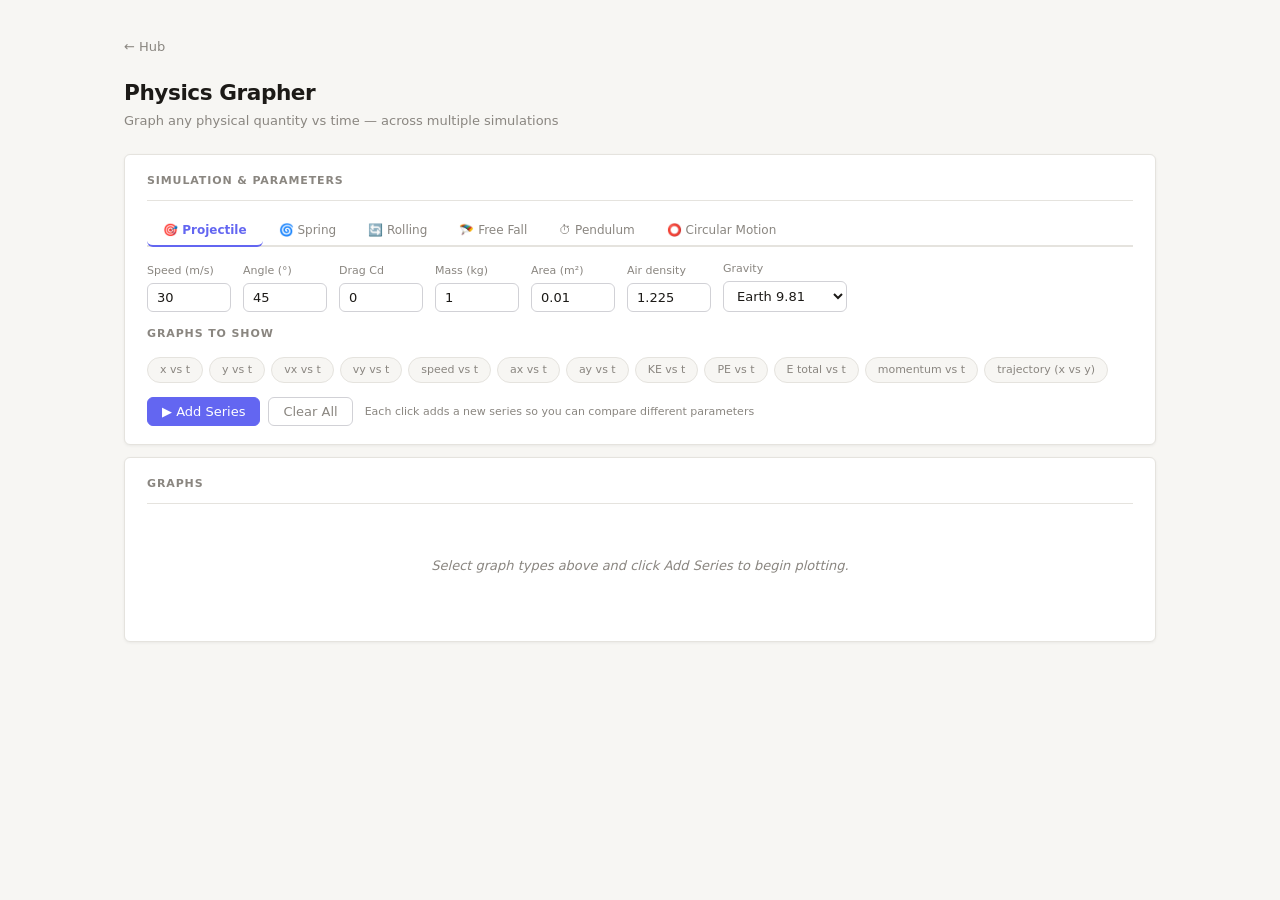
<file: grapher.html>
<!DOCTYPE html>
<html lang="en">
<head>
<meta charset="UTF-8">
<title>Physics Grapher — Physics Simulation Hub</title>
<style>
*,*::before,*::after{box-sizing:border-box;margin:0;padding:0}
:root{
  --bg:#f7f6f3;--surface:#fff;--border:#e5e3de;
  --text:#1c1a17;--muted:#8a8680;
  --accent:#6366f1;--radius:6px;
  --shadow:0 1px 3px rgba(0,0,0,.06);
}
body{font-family:system-ui,sans-serif;font-size:14px;background:var(--bg);color:var(--text);line-height:1.5}
.page{max-width:1080px;margin:0 auto;padding:36px 24px}
.back-link{display:inline-flex;align-items:center;gap:4px;font-size:13px;color:var(--muted);text-decoration:none;margin-bottom:20px;transition:color .15s}
.back-link:hover{color:var(--accent)}
header{margin-bottom:24px}
h1{font-size:1.35rem;font-weight:700;letter-spacing:-.02em}
.subtitle{font-size:13px;color:var(--muted);margin-top:2px}
main{display:flex;flex-direction:column;gap:12px}

/* Sim selector */
.sim-tabs{display:flex;gap:0;border-bottom:2px solid var(--border);margin-bottom:0}
.sim-tab{font-size:12px;font-weight:500;padding:8px 16px;background:none;border:none;border-bottom:2px solid transparent;color:var(--muted);cursor:pointer;transition:all .15s;margin-bottom:-2px;white-space:nowrap}
.sim-tab:hover{color:var(--text)}
.sim-tab.active{color:var(--accent);border-bottom-color:var(--accent);font-weight:600}

.card{background:var(--surface);border:1px solid var(--border);border-radius:var(--radius);box-shadow:var(--shadow);padding:18px 22px}
.card-title{font-size:11px;font-weight:600;text-transform:uppercase;letter-spacing:.08em;color:var(--muted);margin-bottom:14px;padding-bottom:10px;border-bottom:1px solid var(--border)}
.fields{display:flex;flex-wrap:wrap;gap:12px;align-items:flex-end}
.field{display:flex;flex-direction:column;gap:4px}
.field label{font-size:11px;font-weight:500;color:var(--muted)}
.input-row{display:flex}
.input-row input,.input-row select{border-radius:0}
.input-row input:first-child,.input-row select:first-child{border-radius:var(--radius) 0 0 var(--radius);border-right:none}
.input-row>*:last-child{border-radius:0 var(--radius) var(--radius) 0}
input[type=number],select{font-family:inherit;font-size:13px;padding:6px 9px;border:1px solid #d1d1d6;background:var(--surface);color:var(--text);outline:none;border-radius:var(--radius);transition:border-color .12s,box-shadow .12s}
input[type=number]{width:84px}
input[type=number]:focus,select:focus{border-color:var(--accent);box-shadow:0 0 0 3px rgba(99,102,241,.12)}
.unit-badge{display:flex;align-items:center;padding:6px 9px;border:1px solid #d1d1d6;border-left:none;border-radius:0 var(--radius) var(--radius) 0;background:var(--bg);color:var(--muted);font-size:11px;white-space:nowrap}
select.fw{min-width:170px}
button{font-family:inherit;font-size:13px;font-weight:500;padding:6px 14px;border-radius:var(--radius);cursor:pointer;border:1px solid transparent;transition:all .12s;white-space:nowrap}
.btn-p{background:var(--accent);color:#fff;border-color:var(--accent)}
.btn-p:hover{background:#4f46e5}
.btn-s{background:var(--surface);color:var(--muted);border-color:#d1d1d6}
.btn-s:hover{background:var(--bg);color:var(--text)}
.btn-sm{font-size:11px;padding:4px 10px}
button:active{transform:scale(.98)}

/* Graph selector */
.graph-selector{display:flex;flex-wrap:wrap;gap:6px;margin:14px 0 0}
.graph-chip{font-size:11px;font-weight:500;padding:4px 12px;border-radius:20px;border:1px solid var(--border);color:var(--muted);cursor:pointer;background:var(--bg);transition:all .15s;user-select:none}
.graph-chip:hover{border-color:var(--accent);color:var(--accent)}
.graph-chip.active{background:var(--accent);color:#fff;border-color:var(--accent)}

/* Graph canvas area */
.graph-grid{display:grid;grid-template-columns:1fr 1fr;gap:12px}
.graph-grid.single{grid-template-columns:1fr}
.graph-wrap{position:relative;background:var(--surface);border:1px solid var(--border);border-radius:var(--radius);padding:12px;box-shadow:var(--shadow)}
.graph-wrap canvas{display:block;width:100%;height:auto}
.graph-label{position:absolute;top:12px;left:14px;font-size:10px;font-weight:700;text-transform:uppercase;letter-spacing:.08em;color:var(--muted)}
.graph-close{position:absolute;top:8px;right:8px;font-size:11px;padding:2px 7px;border-radius:3px;background:var(--bg);border:1px solid var(--border);color:var(--muted);cursor:pointer;transition:all .12s}
.graph-close:hover{background:#fee2e2;border-color:#fca5a5;color:#dc2626}

/* Series legend */
.legend{display:flex;flex-wrap:wrap;gap:8px;margin-top:8px}
.legend-item{display:flex;align-items:center;gap:5px;font-size:11px;color:var(--muted)}
.legend-dot{width:10px;height:10px;border-radius:50%;flex-shrink:0}

/* Info panel */
.info-bar{background:#eef2ff;border:1px solid #c7d2fe;border-radius:var(--radius);padding:10px 14px;font-size:12px;color:#3730a3;margin-top:10px}

/* Hover crosshair display */
.crosshair-val{position:absolute;pointer-events:none;font-size:10px;font-family:monospace;background:rgba(255,255,255,.92);border:1px solid var(--border);border-radius:3px;padding:3px 7px;display:none;white-space:nowrap}
</style>
</head>
<body>
<div class="page">
  <a href="index.html" class="back-link">← Hub</a>
  <header>
    <h1>Physics Grapher</h1>
    <p class="subtitle">Graph any physical quantity vs time — across multiple simulations</p>
  </header>
  <main>

    <!-- ── Simulation picker + params ── -->
    <section class="card">
      <div class="card-title">Simulation &amp; Parameters</div>

      <div class="sim-tabs">
        <button class="sim-tab active" data-sim="projectile">🎯 Projectile</button>
        <button class="sim-tab" data-sim="spring">🌀 Spring</button>
        <button class="sim-tab" data-sim="rolling">🔄 Rolling</button>
        <button class="sim-tab" data-sim="freefall">🪂 Free Fall</button>
        <button class="sim-tab" data-sim="pendulum">⏱ Pendulum</button>
        <button class="sim-tab" data-sim="circular">⭕ Circular Motion</button>
      </div>

      <!-- Projectile params -->
      <div id="params-projectile" class="params-panel" style="margin-top:14px">
        <div class="fields">
          <div class="field"><label>Speed (m/s)</label><input type="number" id="p-speed" value="30" min="1"></div>
          <div class="field"><label>Angle (°)</label><input type="number" id="p-angle" value="45" min="1" max="89"></div>
          <div class="field"><label>Drag Cd</label><input type="number" id="p-cd" value="0" min="0" max="2" step="0.01"></div>
          <div class="field"><label>Mass (kg)</label><input type="number" id="p-mass" value="1" min="0.01" step="0.1"></div>
          <div class="field"><label>Area (m²)</label><input type="number" id="p-area" value="0.01" min="0" step="0.001"></div>
          <div class="field"><label>Air density</label><input type="number" id="p-rho" value="1.225" min="0" step="0.001"></div>
          <div class="field"><label>Gravity</label>
            <select id="p-g"><option value="9.81">Earth 9.81</option><option value="1.62">Moon 1.62</option><option value="3.72">Mars 3.72</option><option value="24.79">Jupiter 24.79</option></select></div>
        </div>
      </div>

      <!-- Spring params -->
      <div id="params-spring" class="params-panel" style="display:none;margin-top:14px">
        <div class="fields">
          <div class="field"><label>Spring const k (N/m)</label><input type="number" id="s-k" value="10" min="0.1" step="0.5"></div>
          <div class="field"><label>Mass (kg)</label><input type="number" id="s-m" value="1" min="0.01" step="0.1"></div>
          <div class="field"><label>Amplitude (m)</label><input type="number" id="s-A" value="0.5" min="0.01" step="0.05"></div>
          <div class="field"><label>Damping b (N·s/m)</label><input type="number" id="s-b" value="0.2" min="0" step="0.05"></div>
          <div class="field"><label>Duration (s)</label><input type="number" id="s-dur" value="20" min="1" step="1"></div>
        </div>
      </div>

      <!-- Rolling params -->
      <div id="params-rolling" class="params-panel" style="display:none;margin-top:14px">
        <div class="fields">
          <div class="field"><label>Shape</label>
            <select id="r-shape" class="fw">
              <option value="0.4">Solid sphere β=2/5</option>
              <option value="0.667">Hollow sphere β=2/3</option>
              <option value="0.5">Solid cylinder β=1/2</option>
              <option value="1">Hollow cylinder β=1</option>
            </select></div>
          <div class="field"><label>Mass (kg)</label><input type="number" id="r-mass" value="1" min="0.01" step="0.1"></div>
          <div class="field"><label>Radius (m)</label><input type="number" id="r-rad" value="0.1" min="0.005" step="0.01"></div>
          <div class="field"><label>Angle (°)</label><input type="number" id="r-angle" value="30" min="1" max="89"></div>
          <div class="field"><label>Length (m)</label><input type="number" id="r-len" value="5" min="0.5" step="0.5"></div>
          <div class="field"><label>Gravity</label>
            <select id="r-g"><option value="9.81">Earth</option><option value="1.62">Moon</option><option value="3.72">Mars</option></select></div>
        </div>
      </div>

      <!-- Free fall params -->
      <div id="params-freefall" class="params-panel" style="display:none;margin-top:14px">
        <div class="fields">
          <div class="field"><label>Initial height (m)</label><input type="number" id="f-h" value="50" min="1" step="5"></div>
          <div class="field"><label>Initial velocity (m/s)</label><input type="number" id="f-v0" value="0" step="1"></div>
          <div class="field"><label>Mass (kg)</label><input type="number" id="f-m" value="1" min="0.01" step="0.1"></div>
          <div class="field"><label>Drag Cd</label><input type="number" id="f-cd" value="0" min="0" step="0.01"></div>
          <div class="field"><label>Area (m²)</label><input type="number" id="f-area" value="0.5" min="0" step="0.01"></div>
          <div class="field"><label>Air density</label><input type="number" id="f-rho" value="1.225" min="0" step="0.001"></div>
          <div class="field"><label>Gravity</label>
            <select id="f-g"><option value="9.81">Earth</option><option value="1.62">Moon</option><option value="3.72">Mars</option></select></div>
        </div>
      </div>

      <!-- Pendulum params -->
      <div id="params-pendulum" class="params-panel" style="display:none;margin-top:14px">
        <div class="fields">
          <div class="field"><label>Length (m)</label><input type="number" id="pn-L" value="1" min="0.1" step="0.1"></div>
          <div class="field"><label>Initial angle (°)</label><input type="number" id="pn-th" value="30" min="1" max="170" step="1"></div>
          <div class="field"><label>Mass (kg)</label><input type="number" id="pn-m" value="0.5" min="0.01" step="0.1"></div>
          <div class="field"><label>Damping b</label><input type="number" id="pn-b" value="0" min="0" step="0.01"></div>
          <div class="field"><label>Duration (s)</label><input type="number" id="pn-dur" value="15" min="1" step="1"></div>
          <div class="field"><label>Gravity</label>
            <select id="pn-g"><option value="9.81">Earth</option><option value="1.62">Moon</option><option value="3.72">Mars</option></select></div>
        </div>
      </div>

      <!-- Circular motion params -->
      <div id="params-circular" class="params-panel" style="display:none;margin-top:14px">
        <div class="fields">
          <div class="field"><label>Radius (m)</label><input type="number" id="c-r" value="2" min="0.1" step="0.1"></div>
          <div class="field"><label>Initial ω (rad/s)</label><input type="number" id="c-w" value="2" step="0.1"></div>
          <div class="field"><label>Angular accel α (rad/s²)</label><input type="number" id="c-alpha" value="0" step="0.1"></div>
          <div class="field"><label>Mass (kg)</label><input type="number" id="c-m" value="1" min="0.01" step="0.1"></div>
          <div class="field"><label>Duration (s)</label><input type="number" id="c-dur" value="10" min="1" step="1"></div>
        </div>
      </div>

      <!-- Graph type chips -->
      <div style="margin-top:14px">
        <div style="font-size:11px;font-weight:600;color:var(--muted);text-transform:uppercase;letter-spacing:.08em;margin-bottom:8px">Graphs to show</div>
        <div class="graph-selector" id="graph-chips"></div>
      </div>

      <div style="display:flex;gap:8px;margin-top:14px;align-items:center">
        <button class="btn-p" id="btn-run">▶ Add Series</button>
        <button class="btn-s" id="btn-clear-series">Clear All</button>
        <span style="font-size:11px;color:var(--muted);margin-left:4px">Each click adds a new series so you can compare different parameters</span>
      </div>
    </section>

    <!-- ── Graphs ── -->
    <section class="card" id="graphs-card">
      <div class="card-title" style="margin-bottom:12px">Graphs</div>
      <div class="graph-grid" id="graph-grid">
        <div style="color:var(--muted);font-size:13px;font-style:italic;text-align:center;padding:40px;grid-column:1/-1">
          Select graph types above and click Add Series to begin plotting.
        </div>
      </div>
      <div class="legend" id="global-legend"></div>
    </section>

  </main>
</div>

<script>
// ══════════════════════════════════════════════════════════════════════
// Graph colours & series tracking
// ══════════════════════════════════════════════════════════════════════
const COLORS = [
  "#6366f1","#dc2626","#16a34a","#ea580c","#0891b2",
  "#9333ea","#d97706","#0d9488","#be185d","#1d4ed8"
];
let allSeries  = [];  // [{sim, label, color, data:{t,x,y,vx,vy,v,ax,ay,a,ke,pe,e,p,omega,alpha,...}}]
let activeGraphs = new Set(); // which graph types are shown
let seriesCounter = 0;

// ══════════════════════════════════════════════════════════════════════
// Sim-tab switching
// ══════════════════════════════════════════════════════════════════════
const SIM_GRAPH_OPTIONS = {
  projectile: ["x vs t","y vs t","vx vs t","vy vs t","speed vs t","ax vs t","ay vs t","KE vs t","PE vs t","E total vs t","momentum vs t","trajectory (x vs y)"],
  spring:     ["x vs t","v vs t","a vs t","KE vs t","PE vs t","E total vs t","F spring vs t","phase (v vs x)"],
  rolling:    ["x vs t","v vs t","ω vs t","a vs t","α vs t","KE_trans vs t","KE_rot vs t","E total vs t"],
  freefall:   ["y vs t","v vs t","a vs t","KE vs t","PE vs t","E total vs t","momentum vs t"],
  pendulum:   ["θ vs t","ω vs t","α vs t","x vs t","y vs t","KE vs t","PE vs t","E total vs t","phase (ω vs θ)"],
  circular:   ["θ vs t","ω vs t","α vs t","v vs t","ac vs t","KE vs t","arc length vs t"],
};

let currentSim = "projectile";

document.querySelectorAll(".sim-tab").forEach(btn => {
  btn.addEventListener("click", () => {
    document.querySelectorAll(".sim-tab").forEach(b => b.classList.remove("active"));
    btn.classList.add("active");
    currentSim = btn.dataset.sim;
    document.querySelectorAll(".params-panel").forEach(p => p.style.display = "none");
    document.getElementById("params-" + currentSim).style.display = "";
    activeGraphs = new Set();
    buildChips();
  });
});

// ══════════════════════════════════════════════════════════════════════
// Graph chip builder
// ══════════════════════════════════════════════════════════════════════
function buildChips() {
  const container = document.getElementById("graph-chips");
  container.innerHTML = "";
  const opts = SIM_GRAPH_OPTIONS[currentSim] || [];
  opts.forEach(opt => {
    const chip = document.createElement("div");
    chip.className = "graph-chip" + (activeGraphs.has(opt) ? " active" : "");
    chip.textContent = opt;
    chip.addEventListener("click", () => {
      if (activeGraphs.has(opt)) activeGraphs.delete(opt);
      else activeGraphs.add(opt);
      chip.classList.toggle("active");
      redrawAllGraphs();
    });
    container.appendChild(chip);
  });
}

buildChips();

// ══════════════════════════════════════════════════════════════════════
// Simulations
// ══════════════════════════════════════════════════════════════════════

function simProjectile() {
  const speed = +document.getElementById("p-speed").value || 30;
  const angle = +document.getElementById("p-angle").value || 45;
  const Cd    = +document.getElementById("p-cd").value   || 0;
  const mass  = +document.getElementById("p-mass").value || 1;
  const area  = +document.getElementById("p-area").value || 0.01;
  const rho   = +document.getElementById("p-rho").value  || 1.225;
  const g     = +document.getElementById("p-g").value    || 9.81;
  const rad   = angle * Math.PI / 180;
  let vx = speed*Math.cos(rad), vy = speed*Math.sin(rad);
  let x = 0, y = 0;
  const k = 0.5*Cd*area*rho/mass;
  const dt = 0.02;
  const d = {t:[],x:[],y:[],vx:[],vy:[],v:[],ax:[],ay:[],a:[],ke:[],pe:[],e:[],p:[]};
  while (true) {
    const spd = Math.hypot(vx,vy);
    const drag = k*spd*spd;
    const _ax = -drag*(vx/(spd||1));
    const _ay = -drag*(vy/(spd||1)) - g;
    const t_ = (d.t.length)*dt;
    d.t.push(t_); d.x.push(x); d.y.push(Math.max(0,y));
    d.vx.push(vx); d.vy.push(vy); d.v.push(spd);
    d.ax.push(_ax); d.ay.push(_ay); d.a.push(Math.hypot(_ax,_ay));
    const ke = 0.5*mass*spd*spd;
    const pe = mass*g*Math.max(0,y);
    d.ke.push(ke); d.pe.push(pe); d.e.push(ke+pe);
    d.p.push(mass*spd);
    vx += _ax*dt; vy += _ay*dt;
    x += vx*dt; y += vy*dt;
    if (d.t.length > 1 && y < 0) break;
    if (d.t.length > 15000) break;
  }
  return { d, label: `Proj ${speed}m/s ${angle}°` };
}

function simSpring() {
  const k   = +document.getElementById("s-k").value   || 10;
  const m   = +document.getElementById("s-m").value   || 1;
  const A   = +document.getElementById("s-A").value   || 0.5;
  const b   = +document.getElementById("s-b").value   || 0;
  const dur = +document.getElementById("s-dur").value || 20;
  const omega0 = Math.sqrt(k/m);
  const zeta   = b/(2*Math.sqrt(k*m));
  const omegaD = omega0*Math.sqrt(Math.max(0,1-zeta*zeta));
  const dt = 0.02;
  const d = {t:[],x:[],v:[],a:[],ke:[],pe:[],e:[],f:[]};
  let t = 0;
  while (t <= dur) {
    const x = A*Math.exp(-zeta*omega0*t)*Math.cos(omegaD*t||0);
    const v = A*Math.exp(-zeta*omega0*t)*(-zeta*omega0*Math.cos(omegaD*t||0) - omegaD*Math.sin(omegaD*t||0));
    const f = -k*x;
    const acc = f/m - b*v/m;
    const ke = 0.5*m*v*v;
    const pe = 0.5*k*x*x;
    d.t.push(t); d.x.push(x); d.v.push(v); d.a.push(acc);
    d.ke.push(ke); d.pe.push(pe); d.e.push(ke+pe); d.f.push(f);
    t += dt;
  }
  return { d, label: `Spring k=${k} A=${A} b=${b}` };
}

function simRolling() {
  const beta  = +document.getElementById("r-shape").value || 0.4;
  const m     = +document.getElementById("r-mass").value  || 1;
  const r     = +document.getElementById("r-rad").value   || 0.1;
  const theta = +document.getElementById("r-angle").value || 30;
  const L     = +document.getElementById("r-len").value   || 5;
  const g     = +document.getElementById("r-g").value     || 9.81;
  const thetaR = theta*Math.PI/180;
  const a  = g*Math.sin(thetaR)/(1+beta);
  const alpha_ = a/r;
  const tTotal = Math.sqrt(2*L/a);
  const I   = beta*m*r*r;
  const dt  = 0.02;
  const d   = {t:[],x:[],v:[],omega:[],a:[],alpha:[],ke_t:[],ke_r:[],e:[]};
  let t = 0;
  while (t <= tTotal) {
    const x = 0.5*a*t*t;
    const v = a*t;
    const w = v/r;
    const ke_t = 0.5*m*v*v;
    const ke_r = 0.5*I*w*w;
    d.t.push(t); d.x.push(x); d.v.push(v); d.omega.push(w);
    d.a.push(a); d.alpha.push(alpha_);
    d.ke_t.push(ke_t); d.ke_r.push(ke_r); d.e.push(ke_t+ke_r);
    t += dt;
  }
  return { d, label: `Roll β=${beta} ${theta}°` };
}

function simFreefall() {
  const h0  = +document.getElementById("f-h").value    || 50;
  const v0  = +document.getElementById("f-v0").value   || 0;
  const m   = +document.getElementById("f-m").value    || 1;
  const Cd  = +document.getElementById("f-cd").value   || 0;
  const area= +document.getElementById("f-area").value || 0.5;
  const rho = +document.getElementById("f-rho").value  || 1.225;
  const g   = +document.getElementById("f-g").value    || 9.81;
  const k   = 0.5*Cd*area*rho/m;
  const dt  = 0.02;
  const d   = {t:[],y:[],v:[],a:[],ke:[],pe:[],e:[],p:[]};
  let y = h0, v = v0, t = 0;
  while (y >= 0) {
    const drag = k*v*v*(v > 0 ? -1 : 1);
    const acc  = -g + drag;
    d.t.push(t); d.y.push(y); d.v.push(v); d.a.push(acc);
    const ke = 0.5*m*v*v;
    const pe = m*g*y;
    d.ke.push(ke); d.pe.push(pe); d.e.push(ke+pe); d.p.push(m*Math.abs(v));
    v += acc*dt; y += v*dt; t += dt;
    if (d.t.length > 20000) break;
  }
  return { d, label: `Fall h=${h0}m Cd=${Cd}` };
}

function simPendulum() {
  const L   = +document.getElementById("pn-L").value   || 1;
  const th0 = +document.getElementById("pn-th").value  || 30;
  const m   = +document.getElementById("pn-m").value   || 0.5;
  const b   = +document.getElementById("pn-b").value   || 0;
  const dur = +document.getElementById("pn-dur").value || 15;
  const g   = +document.getElementById("pn-g").value   || 9.81;
  const dt  = 0.005;
  let theta = th0*Math.PI/180, omega = 0;
  const d   = {t:[],theta:[],omega:[],alpha:[],x:[],y:[],ke:[],pe:[],e:[]};
  let t = 0;
  while (t <= dur) {
    const alpha_ = -g/L*Math.sin(theta) - b/m*omega;
    d.t.push(t); d.theta.push(theta); d.omega.push(omega); d.alpha.push(alpha_);
    d.x.push(L*Math.sin(theta)); d.y.push(-L*Math.cos(theta));
    const ke = 0.5*m*L*L*omega*omega;
    const pe = m*g*L*(1-Math.cos(theta));
    d.ke.push(ke); d.pe.push(pe); d.e.push(ke+pe);
    omega += alpha_*dt; theta += omega*dt; t += dt;
  }
  return { d, label: `Pendulum L=${L} θ=${th0}°` };
}

function simCircular() {
  const R     = +document.getElementById("c-r").value     || 2;
  const w0    = +document.getElementById("c-w").value     || 2;
  const alpha = +document.getElementById("c-alpha").value || 0;
  const m     = +document.getElementById("c-m").value     || 1;
  const dur   = +document.getElementById("c-dur").value   || 10;
  const dt    = 0.02;
  const d     = {t:[],theta:[],omega:[],alpha:[],v:[],ac:[],ke:[],arc:[]};
  let t = 0, theta = 0;
  while (t <= dur) {
    const omega_ = w0 + alpha*t;
    const v      = R*omega_;
    const ac     = omega_*omega_*R;
    const ke     = 0.5*m*v*v;
    d.t.push(t); d.theta.push(theta); d.omega.push(omega_);
    d.alpha.push(alpha); d.v.push(v); d.ac.push(ac);
    d.ke.push(ke); d.arc.push(R*theta);
    theta += omega_*dt; t += dt;
  }
  return { d, label: `Circ R=${R} ω₀=${w0}` };
}

function runSim() {
  const fns = {
    projectile: simProjectile,
    spring:     simSpring,
    rolling:    simRolling,
    freefall:   simFreefall,
    pendulum:   simPendulum,
    circular:   simCircular,
  };
  return fns[currentSim]();
}

// ══════════════════════════════════════════════════════════════════════
// Graph data extraction
// ══════════════════════════════════════════════════════════════════════
function extractSeries(graphType, simType, data) {
  const d = data;
  const map = {
    // Projectile
    "x vs t":          { x: d.t, y: d.x,  xLabel:"t (s)", yLabel:"x (m)" },
    "y vs t":          { x: d.t, y: d.y,  xLabel:"t (s)", yLabel:"y (m)" },
    "vx vs t":         { x: d.t, y: d.vx, xLabel:"t (s)", yLabel:"vx (m/s)" },
    "vy vs t":         { x: d.t, y: d.vy, xLabel:"t (s)", yLabel:"vy (m/s)" },
    "speed vs t":      { x: d.t, y: d.v,  xLabel:"t (s)", yLabel:"speed (m/s)" },
    "ax vs t":         { x: d.t, y: d.ax, xLabel:"t (s)", yLabel:"ax (m/s²)" },
    "ay vs t":         { x: d.t, y: d.ay, xLabel:"t (s)", yLabel:"ay (m/s²)" },
    "KE vs t":         { x: d.t, y: d.ke, xLabel:"t (s)", yLabel:"KE (J)" },
    "PE vs t":         { x: d.t, y: d.pe, xLabel:"t (s)", yLabel:"PE (J)" },
    "E total vs t":    { x: d.t, y: d.e,  xLabel:"t (s)", yLabel:"E (J)" },
    "momentum vs t":   { x: d.t, y: d.p,  xLabel:"t (s)", yLabel:"p (kg·m/s)" },
    "trajectory (x vs y)": { x: d.x, y: d.y, xLabel:"x (m)", yLabel:"y (m)" },
    // Spring
    "v vs t":          { x: d.t, y: d.v,  xLabel:"t (s)", yLabel:"v (m/s)" },
    "a vs t":          { x: d.t, y: d.a,  xLabel:"t (s)", yLabel:"a (m/s²)" },
    "F spring vs t":   { x: d.t, y: d.f,  xLabel:"t (s)", yLabel:"F (N)" },
    "phase (v vs x)":  { x: d.x, y: d.v,  xLabel:"x (m)", yLabel:"v (m/s)" },
    // Rolling
    "ω vs t":          { x: d.t, y: d.omega,  xLabel:"t (s)", yLabel:"ω (rad/s)" },
    "α vs t":          { x: d.t, y: d.alpha,  xLabel:"t (s)", yLabel:"α (rad/s²)" },
    "KE_trans vs t":   { x: d.t, y: d.ke_t,   xLabel:"t (s)", yLabel:"KE_trans (J)" },
    "KE_rot vs t":     { x: d.t, y: d.ke_r,   xLabel:"t (s)", yLabel:"KE_rot (J)" },
    // Pendulum
    "θ vs t":          { x: d.t, y: d.theta && d.theta.map(v=>v*180/Math.PI), xLabel:"t (s)", yLabel:"θ (°)" },
    "phase (ω vs θ)":  { x: d.theta && d.theta.map(v=>v*180/Math.PI), y: d.omega, xLabel:"θ (°)", yLabel:"ω (rad/s)" },
    // Circular
    "ac vs t":         { x: d.t, y: d.ac,  xLabel:"t (s)", yLabel:"ac (m/s²)" },
    "arc length vs t": { x: d.t, y: d.arc, xLabel:"t (s)", yLabel:"arc (m)" },
  };
  return map[graphType] || null;
}

// ══════════════════════════════════════════════════════════════════════
// Graph rendering
// ══════════════════════════════════════════════════════════════════════
const CANVAS_W = 460, CANVAS_H = 260;
const PAD = { l:52, r:18, t:28, b:38 };

function drawGraph(canvas, graphType, series) {
  const ctx = canvas.getContext("2d");
  const W = canvas.width, H = canvas.height;
  const iW = W - PAD.l - PAD.r, iH = H - PAD.t - PAD.b;
  ctx.clearRect(0,0,W,H);
  ctx.fillStyle="#fafafa"; ctx.fillRect(0,0,W,H);

  // Collect all x,y values
  let allX = [], allY = [];
  series.forEach(({xs,ys}) => { allX.push(...xs); allY.push(...ys); });
  if (allX.length === 0) return;

  let minX = Math.min(...allX), maxX = Math.max(...allX);
  let minY = Math.min(...allY), maxY = Math.max(...allY);
  if (minX === maxX) { minX -= 1; maxX += 1; }
  if (minY === maxY) { minY -= 1; maxY += 1; }
  const padY = (maxY - minY) * 0.07;
  minY -= padY; maxY += padY;

  const toSX = v => PAD.l + (v - minX) / (maxX - minX) * iW;
  const toSY = v => PAD.t + iH - (v - minY) / (maxY - minY) * iH;

  // Grid
  ctx.strokeStyle="#ebebeb"; ctx.lineWidth=1;
  const nY = 5, nX = 6;
  for (let i=0;i<=nY;i++) {
    const y = PAD.t + (i/nY)*iH;
    ctx.beginPath(); ctx.moveTo(PAD.l,y); ctx.lineTo(W-PAD.r,y); ctx.stroke();
  }
  for (let i=0;i<=nX;i++) {
    const x = PAD.l + (i/nX)*iW;
    ctx.beginPath(); ctx.moveTo(x,PAD.t); ctx.lineTo(x,H-PAD.b); ctx.stroke();
  }

  // Zero lines
  if (minY <= 0 && maxY >= 0) {
    ctx.strokeStyle="#c8c8c8"; ctx.lineWidth=1;
    const zy = toSY(0);
    ctx.beginPath(); ctx.moveTo(PAD.l,zy); ctx.lineTo(W-PAD.r,zy); ctx.stroke();
  }
  if (minX <= 0 && maxX >= 0) {
    ctx.strokeStyle="#c8c8c8"; ctx.lineWidth=1;
    const zx = toSX(0);
    ctx.beginPath(); ctx.moveTo(zx,PAD.t); ctx.lineTo(zx,H-PAD.b); ctx.stroke();
  }

  // Axes
  ctx.strokeStyle="#bbb"; ctx.lineWidth=1;
  ctx.beginPath(); ctx.moveTo(PAD.l,PAD.t); ctx.lineTo(PAD.l,H-PAD.b); ctx.lineTo(W-PAD.r,H-PAD.b); ctx.stroke();

  // Axis labels (numbers)
  ctx.font="9px system-ui"; ctx.fillStyle="#aaa";
  for (let i=0;i<=nY;i++) {
    const val = minY + (1 - i/nY)*(maxY-minY);
    const y   = PAD.t + (i/nY)*iH;
    ctx.textAlign="right";
    ctx.fillText(fmtNum(val), PAD.l-4, y+3);
  }
  for (let i=0;i<=nX;i+=2) {
    const val = minX + (i/nX)*(maxX-minX);
    const x   = PAD.l + (i/nX)*iW;
    ctx.textAlign="center";
    ctx.fillText(fmtNum(val), x, H-PAD.b+12);
  }

  // Axis title
  const firstSeries = series[0];
  if (firstSeries) {
    ctx.font="10px system-ui"; ctx.fillStyle="#888"; ctx.textAlign="center";
    ctx.fillText(firstSeries.xLabel, PAD.l + iW/2, H-2);
    ctx.save(); ctx.translate(11, PAD.t+iH/2); ctx.rotate(-Math.PI/2);
    ctx.fillText(firstSeries.yLabel, 0, 0); ctx.restore();
  }

  // Lines
  series.forEach(({xs, ys, color}) => {
    if (!xs || xs.length < 2) return;
    ctx.beginPath();
    xs.forEach((xv,i) => {
      const sx = toSX(xv), sy = toSY(ys[i]);
      i===0 ? ctx.moveTo(sx,sy) : ctx.lineTo(sx,sy);
    });
    ctx.strokeStyle = color; ctx.lineWidth=2; ctx.lineJoin="round"; ctx.stroke();

    // Start dot
    if (xs.length > 0) {
      ctx.beginPath(); ctx.arc(toSX(xs[0]), toSY(ys[0]), 3, 0, Math.PI*2);
      ctx.fillStyle=color; ctx.fill();
    }
  });

  // Graph title
  ctx.font="bold 10px system-ui"; ctx.fillStyle="#555"; ctx.textAlign="center";
  ctx.fillText(graphType, PAD.l+iW/2, PAD.t-8);

  // Store scale info on canvas for hover
  canvas._graphMeta = { minX, maxX, minY, maxY, toSX, toSY, iW, iH };
}

function fmtNum(v) {
  if (Math.abs(v) >= 1000) return v.toFixed(0);
  if (Math.abs(v) >= 100)  return v.toFixed(1);
  if (Math.abs(v) >= 10)   return v.toFixed(2);
  return v.toFixed(3);
}

// ══════════════════════════════════════════════════════════════════════
// Graph management (add, remove, redraw)
// ══════════════════════════════════════════════════════════════════════
// graphState[graphType] = { canvas, series: [{xs,ys,color,label,xLabel,yLabel}] }
const graphState = {};

function ensureGraphCanvas(graphType) {
  if (graphState[graphType]) return graphState[graphType];

  const wrap = document.createElement("div");
  wrap.className = "graph-wrap";
  wrap.dataset.graphType = graphType;

  const label = document.createElement("div");
  label.className = "graph-label";
  label.textContent = graphType;
  wrap.appendChild(label);

  const closeBtn = document.createElement("button");
  closeBtn.className = "graph-close";
  closeBtn.textContent = "✕";
  closeBtn.addEventListener("click", () => {
    delete graphState[graphType];
    activeGraphs.delete(graphType);
    document.querySelectorAll(".graph-chip").forEach(c => {
      if (c.textContent === graphType) c.classList.remove("active");
    });
    wrap.remove();
    updateGridLayout();
    updateLegend();
  });
  wrap.appendChild(closeBtn);

  const canvas = document.createElement("canvas");
  canvas.width  = CANVAS_W;
  canvas.height = CANVAS_H;
  wrap.appendChild(canvas);

  // Crosshair
  const cv = document.createElement("div");
  cv.className = "crosshair-val";
  wrap.appendChild(cv);
  canvas.addEventListener("mousemove", e => {
    const meta = canvas._graphMeta;
    if (!meta) return;
    const rect = canvas.getBoundingClientRect();
    const scaleX = canvas.width / rect.width;
    const scaleY = canvas.height / rect.height;
    const mx = (e.clientX - rect.left) * scaleX;
    const my = (e.clientY - rect.top)  * scaleY;
    const iW = meta.iW, iH = meta.iH;
    if (mx < PAD.l || mx > PAD.l+iW || my < PAD.t || my > PAD.t+iH) { cv.style.display="none"; return; }
    const xVal = meta.minX + (mx - PAD.l) / iW * (meta.maxX - meta.minX);
    const yVal = meta.minY + (1 - (my - PAD.t) / iH) * (meta.maxY - meta.minY);
    cv.style.display = "block";
    cv.style.left = (mx / scaleX + 10) + "px";
    cv.style.top  = (my / scaleY - 20) + "px";
    cv.textContent = `x=${fmtNum(xVal)}  y=${fmtNum(yVal)}`;
  });
  canvas.addEventListener("mouseleave", () => cv.style.display="none");

  graphState[graphType] = { wrap, canvas, series: [] };
  const grid = document.getElementById("graph-grid");
  // Remove placeholder
  const placeholder = grid.querySelector("[style*='italic']");
  if (placeholder) placeholder.remove();
  grid.appendChild(wrap);
  updateGridLayout();
  return graphState[graphType];
}

function updateGridLayout() {
  const grid = document.getElementById("graph-grid");
  const count = Object.keys(graphState).length;
  if (count === 0) {
    grid.innerHTML = `<div style="color:var(--muted);font-size:13px;font-style:italic;text-align:center;padding:40px;grid-column:1/-1">Select graph types above and click Add Series to begin plotting.</div>`;
    grid.className = "graph-grid";
  } else if (count === 1) {
    grid.className = "graph-grid single";
  } else {
    grid.className = "graph-grid";
  }
}

function redrawAllGraphs() {
  // Add any newly activated graph types (with existing series)
  activeGraphs.forEach(gt => ensureGraphCanvas(gt));
  // Redraw each graph with current series
  Object.entries(graphState).forEach(([gt, state]) => {
    drawGraph(state.canvas, gt, state.series);
  });
  updateLegend();
}

function updateLegend() {
  const legend = document.getElementById("global-legend");
  legend.innerHTML = "";
  allSeries.forEach(s => {
    const item = document.createElement("div");
    item.className = "legend-item";
    item.innerHTML = `<div class="legend-dot" style="background:${s.color}"></div><span>${s.label}</span>`;
    legend.appendChild(item);
  });
}

// ══════════════════════════════════════════════════════════════════════
// Add Series button
// ══════════════════════════════════════════════════════════════════════
document.getElementById("btn-run").addEventListener("click", () => {
  if (activeGraphs.size === 0) {
    alert("Please select at least one graph type first.");
    return;
  }
  const { d, label } = runSim();
  const color = COLORS[seriesCounter % COLORS.length];
  seriesCounter++;

  const seriesObj = { sim: currentSim, label, color, data: d };
  allSeries.push(seriesObj);

  // Add to each active graph
  activeGraphs.forEach(gt => {
    const extracted = extractSeries(gt, currentSim, d);
    if (!extracted) return;
    const state = ensureGraphCanvas(gt);
    state.series.push({
      xs: extracted.x,
      ys: extracted.y,
      xLabel: extracted.xLabel,
      yLabel: extracted.yLabel,
      color,
      label,
    });
    drawGraph(state.canvas, gt, state.series);
  });

  updateLegend();
});

// ══════════════════════════════════════════════════════════════════════
// Clear all
// ══════════════════════════════════════════════════════════════════════
document.getElementById("btn-clear-series").addEventListener("click", () => {
  allSeries = [];
  seriesCounter = 0;
  Object.keys(graphState).forEach(gt => delete graphState[gt]);
  const grid = document.getElementById("graph-grid");
  grid.innerHTML = `<div style="color:var(--muted);font-size:13px;font-style:italic;text-align:center;padding:40px;grid-column:1/-1">Select graph types above and click Add Series to begin plotting.</div>`;
  grid.className = "graph-grid";
  document.getElementById("global-legend").innerHTML = "";
  activeGraphs.forEach(gt => {
    document.querySelectorAll(".graph-chip").forEach(c => {
      if (c.textContent === gt) c.classList.remove("active");
    });
  });
  activeGraphs.clear();
  buildChips();
});
</script>
</body>
</html>
</file>
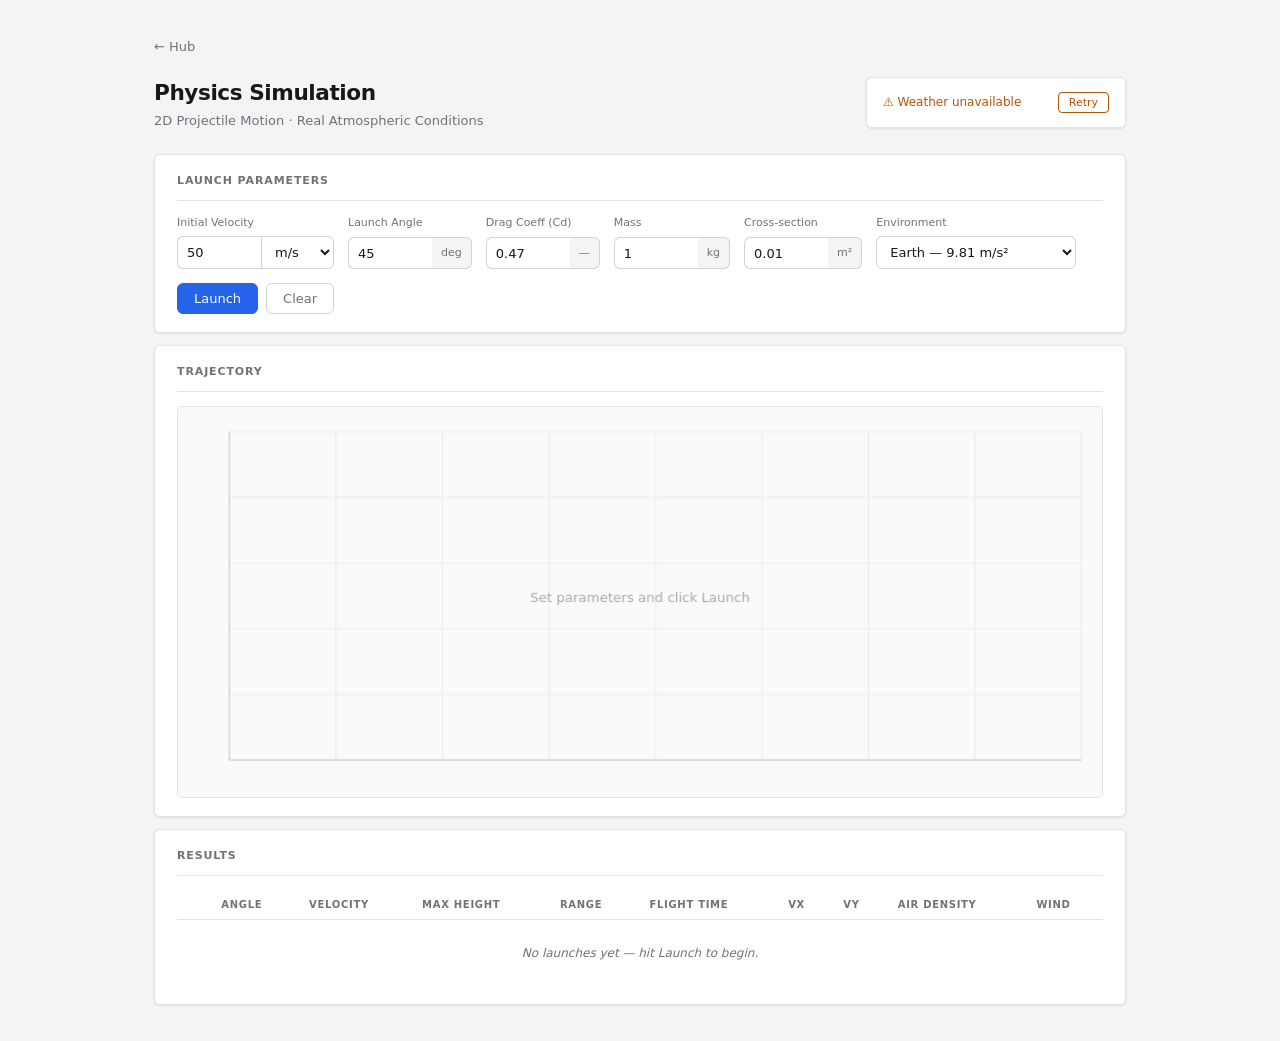
<file: projectile.html>
<!DOCTYPE html>
<html lang="en">
<head>
<meta charset="UTF-8">
<title>Projectile Motion — Physics Simulation Hub</title>
<link rel="stylesheet" href="projectile.css">
</head>
<body>
<div class="page">
  <a href="index.html" class="back-link">← Hub</a>
  <header>
    <div class="header-left">
      <h1>Physics Simulation</h1>
      <p class="subtitle">2D Projectile Motion · Real Atmospheric Conditions</p>
    </div>
    <div class="weather-panel" id="weather-panel">
      <div class="weather-loading" id="weather-loading">
        <span class="spinner"></span> Fetching weather…
      </div>
      <div class="weather-data hidden" id="weather-data">
        <div class="weather-header">
          <span class="weather-loc" id="weather-loc">—</span>
          <label class="toggle-label">
            <input type="checkbox" id="weather-toggle" checked>
            <span class="toggle-track"></span>
            Apply weather
          </label>
        </div>
        <div class="weather-grid">
          <div class="wx-stat">
            <span class="wx-label">Wind</span>
            <span class="wx-val" id="wind-speed-display">—</span>
          </div>
          <div class="wx-stat">
            <span class="wx-label">Direction</span>
            <span class="wx-val" id="wind-dir-display">—</span>
          </div>
          <div class="wx-stat">
            <span class="wx-label">Temp</span>
            <span class="wx-val" id="temp-display">—</span>
          </div>
          <div class="wx-stat">
            <span class="wx-label">Humidity</span>
            <span class="wx-val" id="humidity-display">—</span>
          </div>
          <div class="wx-stat">
            <span class="wx-label">Pressure</span>
            <span class="wx-val" id="pressure-display">—</span>
          </div>
          <div class="wx-stat">
            <span class="wx-label">Air Density</span>
            <span class="wx-val" id="density-display">—</span>
          </div>
        </div>
      </div>
      <div class="weather-error hidden" id="weather-error">
        <span>⚠ Weather unavailable</span>
        <button class="retry-btn" id="btn-retry">Retry</button>
      </div>
    </div>
  </header>

  <main>
    <section class="card">
      <div class="card-title">Launch Parameters</div>
      <div class="fields">
        <div class="field">
          <label for="velocity">Initial Velocity</label>
          <div class="input-row">
            <input type="number" id="velocity" value="50" min="1">
            <select id="vel-unit">
              <option value="ms">m/s</option>
              <option value="kmh">km/h</option>
              <option value="mph">mph</option>
              <option value="fts">ft/s</option>
            </select>
          </div>
        </div>
        <div class="field">
          <label for="angle">Launch Angle</label>
          <div class="input-row">
            <input type="number" id="angle" value="45" min="1" max="89">
            <span class="unit-badge">deg</span>
          </div>
        </div>
        <div class="field">
          <label for="cd">Drag Coeff (Cd)</label>
          <div class="input-row">
            <input type="number" id="cd" value="0.47" min="0" max="2" step="0.01">
            <span class="unit-badge">—</span>
          </div>
        </div>
        <div class="field">
          <label for="mass">Mass</label>
          <div class="input-row">
            <input type="number" id="mass" value="1" min="0.01" step="0.1">
            <span class="unit-badge">kg</span>
          </div>
        </div>
        <div class="field">
          <label for="area">Cross-section</label>
          <div class="input-row">
            <input type="number" id="area" value="0.01" min="0.001" step="0.001">
            <span class="unit-badge">m²</span>
          </div>
        </div>
        <div class="field">
          <label for="gravity">Environment</label>
          <select id="gravity" class="full-width">
            <option value="9.81">Earth — 9.81 m/s²</option>
            <option value="1.62">Moon — 1.62 m/s²</option>
            <option value="3.72">Mars — 3.72 m/s²</option>
            <option value="24.79">Jupiter — 24.79 m/s²</option>
          </select>
        </div>
        <div class="field actions">
          <button id="btn-launch">Launch</button>
          <button id="btn-clear" class="secondary">Clear</button>
        </div>
      </div>
    </section>

    <section class="card">
      <div class="card-title-row">
        <div class="card-title">Trajectory</div>
        <div class="physics-badges" id="physics-badges"></div>
      </div>
      <canvas id="canvas" width="900" height="380"></canvas>
    </section>

    <section class="card">
      <div class="card-title">Results</div>
      <div class="table-wrap">
        <table class="stats">
          <thead>
            <tr>
              <th></th>
              <th>Angle</th>
              <th>Velocity</th>
              <th>Max Height</th>
              <th>Range</th>
              <th>Flight Time</th>
              <th>Vx</th>
              <th>Vy</th>
              <th>Air Density</th>
              <th>Wind</th>
            </tr>
          </thead>
          <tbody id="stats-body">
            <tr class="empty-row">
              <td colspan="10">No launches yet — hit Launch to begin.</td>
            </tr>
          </tbody>
        </table>
      </div>
    </section>
  </main>
</div>
<script src="projectile.js"></script>
</body>
</html>
</file>
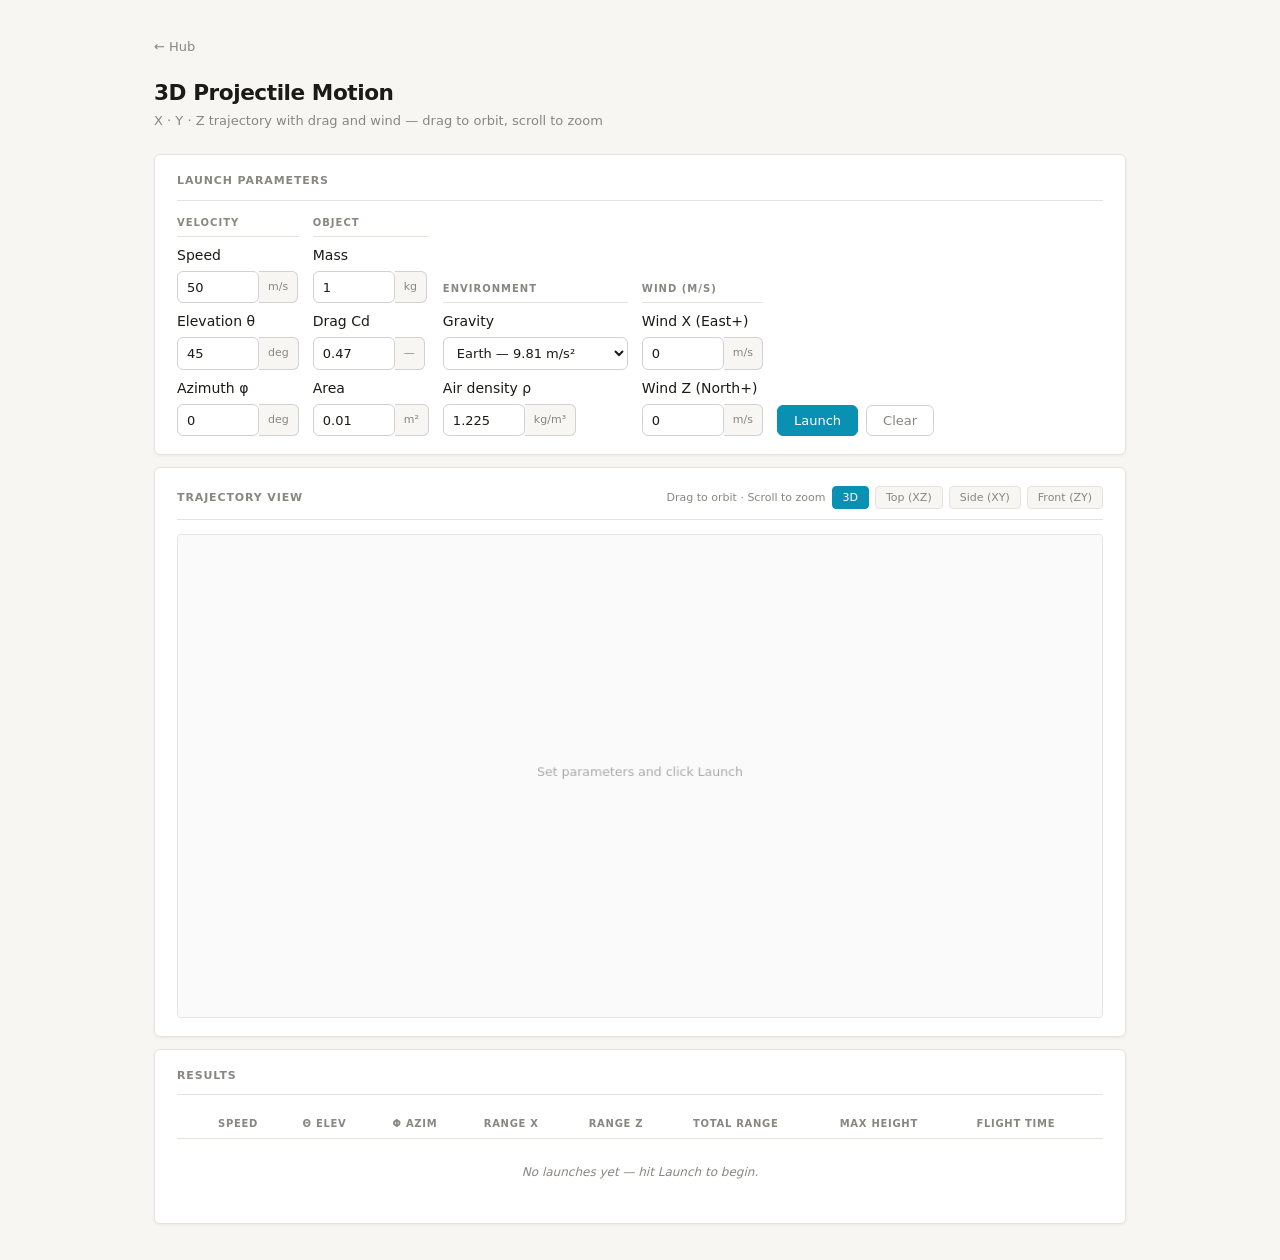
<file: projectile3d.html>
<!DOCTYPE html>
<html lang="en">
<head>
<meta charset="UTF-8">
<title>3D Projectile Motion — Physics Simulation Hub</title>
<style>
*,*::before,*::after{box-sizing:border-box;margin:0;padding:0}
:root{
  --bg:#f7f6f3;--surface:#fff;--border:#e5e3de;
  --text:#1c1a17;--muted:#8a8680;
  --accent:#0891b2;--radius:6px;
  --shadow:0 1px 3px rgba(0,0,0,.06);
}
body{font-family:system-ui,sans-serif;font-size:14px;background:var(--bg);color:var(--text);line-height:1.5}
.page{max-width:1020px;margin:0 auto;padding:36px 24px}
.back-link{display:inline-flex;align-items:center;gap:4px;font-size:13px;color:var(--muted);text-decoration:none;margin-bottom:20px;transition:color .15s}
.back-link:hover{color:var(--accent)}
header{margin-bottom:24px}
h1{font-size:1.35rem;font-weight:700;letter-spacing:-.02em}
.subtitle{font-size:13px;color:var(--muted);margin-top:2px}
main{display:flex;flex-direction:column;gap:12px}
.card{background:var(--surface);border:1px solid var(--border);border-radius:var(--radius);box-shadow:var(--shadow);padding:18px 22px}
.card-title{font-size:11px;font-weight:600;text-transform:uppercase;letter-spacing:.08em;color:var(--muted);margin-bottom:14px;padding-bottom:10px;border-bottom:1px solid var(--border)}
.card-title-row{display:flex;align-items:center;justify-content:space-between;margin-bottom:14px;padding-bottom:10px;border-bottom:1px solid var(--border)}
.card-title-row .card-title{margin-bottom:0;padding-bottom:0;border-bottom:none}
.fields{display:flex;flex-wrap:wrap;gap:14px;align-items:flex-end}
.field{display:flex;flex-direction:column;gap:5px}
.fg{display:flex;flex-direction:column;gap:8px}
.fg-title{font-size:10px;font-weight:700;text-transform:uppercase;letter-spacing:.1em;color:var(--muted);border-bottom:1px solid var(--border);padding-bottom:6px}
.input-row{display:flex}
.input-row input{border-radius:var(--radius) 0 0 var(--radius);border-right:none}
input[type=number]{font-family:inherit;font-size:13px;padding:7px 9px;border:1px solid #d1d1d6;background:var(--surface);color:var(--text);outline:none;border-radius:var(--radius);width:82px;transition:border-color .12s,box-shadow .12s}
input[type=number]:focus{border-color:var(--accent);box-shadow:0 0 0 3px rgba(8,145,178,.12)}
.unit-badge{display:flex;align-items:center;padding:7px 9px;border:1px solid #d1d1d6;border-left:none;border-radius:0 var(--radius) var(--radius) 0;background:var(--bg);color:var(--muted);font-size:11px;white-space:nowrap}
select{font-family:inherit;font-size:13px;padding:7px 9px;border:1px solid #d1d1d6;background:var(--surface);color:var(--text);outline:none;border-radius:var(--radius);width:185px}
select:focus{border-color:var(--accent);box-shadow:0 0 0 3px rgba(8,145,178,.12)}
button{font-family:inherit;font-size:13px;font-weight:500;padding:7px 16px;border-radius:var(--radius);cursor:pointer;border:1px solid transparent;transition:all .12s;white-space:nowrap}
.btn-p{background:var(--accent);color:#fff;border-color:var(--accent)}
.btn-p:hover{background:#0e7490}
.btn-s{background:var(--surface);color:var(--muted);border-color:#d1d1d6}
.btn-s:hover{background:var(--bg);color:var(--text)}
button:active{transform:scale(.98)}
#canvas3d{display:block;border:1px solid var(--border);border-radius:4px;background:#fafafa;cursor:grab;width:100%;height:auto}
#canvas3d:active{cursor:grabbing}
.view-row{display:flex;gap:6px;align-items:center;flex-wrap:wrap}
.vbtn{font-size:11px;padding:4px 10px;border-radius:4px;background:var(--bg);border:1px solid var(--border);color:var(--muted);cursor:pointer;transition:all .12s}
.vbtn:hover,.vbtn.active{background:var(--accent);color:#fff;border-color:var(--accent)}
.hint{font-size:11px;color:var(--muted)}
.table-wrap{overflow-x:auto}
.stats{width:100%;border-collapse:collapse;font-size:12px}
.stats th{text-align:left;padding:7px 11px;font-size:10px;font-weight:600;text-transform:uppercase;letter-spacing:.07em;color:var(--muted);border-bottom:1px solid var(--border);white-space:nowrap}
.stats td{padding:9px 11px;border-bottom:1px solid var(--border);color:var(--text);white-space:nowrap;font-variant-numeric:tabular-nums}
.stats tbody tr:last-child td{border-bottom:none}
.stats tbody tr:hover td{background:var(--bg)}
.empty-row td{color:var(--muted);font-style:italic;text-align:center;padding:24px}
.cdot{display:inline-block;width:9px;height:9px;border-radius:50%;vertical-align:middle}
</style>
</head>
<body>
<div class="page">
  <a href="index.html" class="back-link">← Hub</a>
  <header>
    <h1>3D Projectile Motion</h1>
    <p class="subtitle">X · Y · Z trajectory with drag and wind — drag to orbit, scroll to zoom</p>
  </header>
  <main>
    <section class="card">
      <div class="card-title">Launch Parameters</div>
      <div class="fields">
        <div class="fg">
          <div class="fg-title">Velocity</div>
          <div class="field"><label>Speed</label>
            <div class="input-row"><input type="number" id="speed" value="50" min="1"><span class="unit-badge">m/s</span></div></div>
          <div class="field"><label>Elevation θ</label>
            <div class="input-row"><input type="number" id="elev" value="45" min="1" max="89"><span class="unit-badge">deg</span></div></div>
          <div class="field"><label>Azimuth φ</label>
            <div class="input-row"><input type="number" id="azim" value="0" min="-180" max="180" step="5"><span class="unit-badge">deg</span></div></div>
        </div>
        <div class="fg">
          <div class="fg-title">Object</div>
          <div class="field"><label>Mass</label>
            <div class="input-row"><input type="number" id="mass3d" value="1" min="0.01" step="0.1"><span class="unit-badge">kg</span></div></div>
          <div class="field"><label>Drag Cd</label>
            <div class="input-row"><input type="number" id="cd3d" value="0.47" min="0" max="2" step="0.01"><span class="unit-badge">—</span></div></div>
          <div class="field"><label>Area</label>
            <div class="input-row"><input type="number" id="area3d" value="0.01" min="0" step="0.001"><span class="unit-badge">m²</span></div></div>
        </div>
        <div class="fg">
          <div class="fg-title">Environment</div>
          <div class="field"><label>Gravity</label>
            <select id="grav3d">
              <option value="9.81">Earth — 9.81 m/s²</option>
              <option value="1.62">Moon — 1.62 m/s²</option>
              <option value="3.72">Mars — 3.72 m/s²</option>
              <option value="24.79">Jupiter — 24.79 m/s²</option>
            </select></div>
          <div class="field"><label>Air density ρ</label>
            <div class="input-row"><input type="number" id="rho3d" value="1.225" min="0" step="0.001"><span class="unit-badge">kg/m³</span></div></div>
        </div>
        <div class="fg">
          <div class="fg-title">Wind (m/s)</div>
          <div class="field"><label>Wind X (East+)</label>
            <div class="input-row"><input type="number" id="windX3d" value="0" step="0.5"><span class="unit-badge">m/s</span></div></div>
          <div class="field"><label>Wind Z (North+)</label>
            <div class="input-row"><input type="number" id="windZ3d" value="0" step="0.5"><span class="unit-badge">m/s</span></div></div>
        </div>
        <div class="field" style="align-self:flex-end;flex-direction:row;gap:8px">
          <button class="btn-p" id="btn-launch3d">Launch</button>
          <button class="btn-s" id="btn-clear3d">Clear</button>
        </div>
      </div>
    </section>

    <section class="card">
      <div class="card-title-row">
        <div class="card-title">Trajectory View</div>
        <div class="view-row">
          <span class="hint">Drag to orbit · Scroll to zoom</span>
          <button class="vbtn active" data-view="3d">3D</button>
          <button class="vbtn" data-view="top">Top (XZ)</button>
          <button class="vbtn" data-view="side">Side (XY)</button>
          <button class="vbtn" data-view="front">Front (ZY)</button>
        </div>
      </div>
      <canvas id="canvas3d" width="960" height="500"></canvas>
    </section>

    <section class="card">
      <div class="card-title">Results</div>
      <div class="table-wrap">
        <table class="stats">
          <thead><tr>
            <th></th><th>Speed</th><th>θ elev</th><th>φ azim</th>
            <th>Range X</th><th>Range Z</th><th>Total Range</th>
            <th>Max Height</th><th>Flight Time</th>
          </tr></thead>
          <tbody id="stats-body-3d">
            <tr class="empty-row"><td colspan="9">No launches yet — hit Launch to begin.</td></tr>
          </tbody>
        </table>
      </div>
    </section>
  </main>
</div>

<script>
const canvas = document.getElementById("canvas3d");
const ctx    = canvas.getContext("2d");
const COLORS = ["#0891b2","#dc2626","#16a34a","#9333ea","#ea580c","#d97706","#0d9488"];

let trails  = [];
let viewMode = "3d";

// ── Camera — spherical, rotates around the scene centroid ─────────────
// camTheta: elevation angle of camera above XZ plane  (radians)
// camPhi:   horizontal rotation around Y axis         (radians)
// These describe where the CAMERA IS, so we rotate the world by -camPhi/-camTheta
let camTheta = 25 * Math.PI / 180;
let camPhi   = -35 * Math.PI / 180;
let camZoom  = 1.0;
let dragging = false, lastMX = 0, lastMY = 0;

// Scene centroid (updated each launch so camera orbits the data centre)
let centroid = { x: 0, y: 0, z: 0 };

// ── Projection ────────────────────────────────────────────────────────
// Correct rigid-body orbit:
// 1. Translate point so scene centroid is at world origin
// 2. Rotate around world-Y by camPhi  (horizontal spin)
// 3. Rotate around local-X by -camTheta (tilt up/down)
// 4. Scale and offset to canvas centre
function project(wx, wy, wz) {
  // Step 1: centre on scene centroid
  let x = wx - centroid.x;
  let y = wy - centroid.y;
  let z = wz - centroid.z;

  // Step 2: rotate around Y axis by camPhi
  const cp = Math.cos(camPhi), sp = Math.sin(camPhi);
  const x2 =  x * cp + z * sp;
  const y2 =  y;
  const z2 = -x * sp + z * cp;

  // Step 3: rotate around X axis by camTheta (tilt)
  const ct = Math.cos(camTheta), st = Math.sin(camTheta);
  const x3 = x2;
  const y3 = y2 * ct - z2 * st;
  // z3 = y2*st + z2*ct  (depth, not needed for 2d)

  // Step 4: scale and map to canvas
  const W = canvas.width, H = canvas.height;
  return {
    sx: W / 2 + x3 * scale(),
    sy: H / 2 - y3 * scale()
  };
}

function scale() {
  if (trails.length === 0) return 1;
  // Recompute from bounding box (cached on draw)
  return _scale * camZoom;
}

let _scale = 1; // set during drawAll

// Flat projections (no camera rotation needed)
function projectTop(wx, wy, wz) {   // XZ bird's eye
  const W = canvas.width, H = canvas.height;
  const s = _scale * camZoom;
  return { sx: W/2 + (wx - centroid.x) * s, sy: H/2 - (wz - centroid.z) * s };
}
function projectSide(wx, wy, wz) {  // XY
  const W = canvas.width, H = canvas.height;
  const s = _scale * camZoom;
  return { sx: W/2 + (wx - centroid.x) * s, sy: H/2 - (wy - centroid.y) * s };
}
function projectFront(wx, wy, wz) { // ZY
  const W = canvas.width, H = canvas.height;
  const s = _scale * camZoom;
  return { sx: W/2 + (wz - centroid.z) * s, sy: H/2 - (wy - centroid.y) * s };
}

function getProj() {
  if (viewMode === "top")   return projectTop;
  if (viewMode === "side")  return projectSide;
  if (viewMode === "front") return projectFront;
  return project;
}

// ── Mouse controls ────────────────────────────────────────────────────
canvas.addEventListener("mousedown", e => {
  if (viewMode !== "3d") return;
  dragging = true; lastMX = e.clientX; lastMY = e.clientY;
});
window.addEventListener("mouseup", () => { dragging = false; });
window.addEventListener("mousemove", e => {
  if (!dragging || viewMode !== "3d") return;
  const dx = e.clientX - lastMX, dy = e.clientY - lastMY;
  camPhi   += dx * 0.006;
  camTheta  = Math.max(-Math.PI/2 + 0.05, Math.min(Math.PI/2 - 0.05, camTheta + dy * 0.006));
  lastMX = e.clientX; lastMY = e.clientY;
  drawAll();
});
canvas.addEventListener("wheel", e => {
  e.preventDefault();
  camZoom = Math.max(0.2, Math.min(4, camZoom * (e.deltaY > 0 ? 0.92 : 1.08)));
  drawAll();
}, { passive: false });

// View buttons
document.querySelectorAll(".vbtn").forEach(btn => {
  btn.addEventListener("click", () => {
    viewMode = btn.dataset.view;
    document.querySelectorAll(".vbtn").forEach(b => b.classList.remove("active"));
    btn.classList.add("active");
    drawAll();
  });
});

// ── Simulation ────────────────────────────────────────────────────────
function simulate(speed, elevDeg, azimDeg, g, Cd, area, mass, rho, windX, windZ) {
  const elevR = elevDeg * Math.PI / 180;
  const azimR = azimDeg * Math.PI / 180;
  const horizV = speed * Math.cos(elevR);
  let vx = horizV * Math.cos(azimR);
  let vy = speed  * Math.sin(elevR);
  let vz = horizV * Math.sin(azimR);

  const k  = 0.5 * Cd * area * rho / mass;
  const dt = 0.02;
  let x = 0, y = 0, z = 0;
  const pts = [];

  while (true) {
    pts.push({ x, y: Math.max(0, y), z });
    if (pts.length > 1 && y < 0) break;
    if (pts.length > 20000) break;

    const vrx = vx - windX, vry = vy, vrz = vz - windZ;
    const spd = Math.sqrt(vrx*vrx + vry*vry + vrz*vrz) || 1e-9;
    const drag = k * spd * spd;
    vx += (-drag * vrx / spd) * dt;
    vy += (-drag * vry / spd - g) * dt;
    vz += (-drag * vrz / spd) * dt;
    x  += vx * dt; y += vy * dt; z += vz * dt;
  }
  return pts;
}

function recomputeCentroid() {
  if (trails.length === 0) { centroid = {x:0,y:0,z:0}; return; }
  const allX = trails.flatMap(t => t.pts.map(p => p.x));
  const allY = trails.flatMap(t => t.pts.map(p => p.y));
  const allZ = trails.flatMap(t => t.pts.map(p => p.z));
  centroid = {
    x: (Math.min(...allX) + Math.max(...allX)) / 2,
    y: (Math.min(...allY) + Math.max(...allY)) / 2,
    z: (Math.min(...allZ) + Math.max(...allZ)) / 2
  };
}

function recomputeScale() {
  if (trails.length === 0) { _scale = 1; return; }
  const allX = trails.flatMap(t => t.pts.map(p => p.x));
  const allY = trails.flatMap(t => t.pts.map(p => p.y));
  const allZ = trails.flatMap(t => t.pts.map(p => p.z));
  const spanX = Math.max(...allX) - Math.min(...allX) || 1;
  const spanY = Math.max(...allY) - Math.min(...allY) || 1;
  const spanZ = Math.max(...allZ) - Math.min(...allZ) || 1;
  const maxSpan = Math.max(spanX, spanY, spanZ, 1);
  const pad = 90;
  _scale = (Math.min(canvas.width, canvas.height) - pad * 2) / maxSpan;
}

document.getElementById("btn-launch3d").addEventListener("click", () => {
  const v     = parseFloat(document.getElementById("speed").value)   || 50;
  const elev  = parseFloat(document.getElementById("elev").value)    || 45;
  const azim  = parseFloat(document.getElementById("azim").value)    || 0;
  const mass  = parseFloat(document.getElementById("mass3d").value)  || 1;
  const Cd    = parseFloat(document.getElementById("cd3d").value)    || 0;
  const area  = parseFloat(document.getElementById("area3d").value)  || 0.01;
  const g     = parseFloat(document.getElementById("grav3d").value)  || 9.81;
  const rho   = parseFloat(document.getElementById("rho3d").value)   || 1.225;
  const windX = parseFloat(document.getElementById("windX3d").value) || 0;
  const windZ = parseFloat(document.getElementById("windZ3d").value) || 0;

  const pts  = simulate(v, elev, azim, g, Cd, area, mass, rho, windX, windZ);
  const last = pts[pts.length - 1];
  const maxY = Math.max(...pts.map(p => p.y));
  const rangeX = last.x, rangeZ = last.z;
  const color = COLORS[trails.length % COLORS.length];

  trails.push({
    pts, speed: v, elev, azim, maxY,
    rangeX, rangeZ,
    totalRange: Math.hypot(rangeX, rangeZ),
    flightTime: pts.length * 0.02,
    color
  });

  recomputeCentroid();
  recomputeScale();
  drawAll();
  updateTable();
});

document.getElementById("btn-clear3d").addEventListener("click", () => {
  trails = [];
  recomputeCentroid();
  recomputeScale();
  drawAll();
  document.getElementById("stats-body-3d").innerHTML =
    `<tr class="empty-row"><td colspan="9">No launches yet — hit Launch to begin.</td></tr>`;
});

// ── Draw ──────────────────────────────────────────────────────────────
function drawAll() {
  const W = canvas.width, H = canvas.height;
  ctx.clearRect(0, 0, W, H);
  ctx.fillStyle = "#fafafa";
  ctx.fillRect(0, 0, W, H);

  if (trails.length === 0) {
    ctx.font = "13px system-ui"; ctx.fillStyle = "#aaa";
    ctx.textAlign = "center";
    ctx.fillText("Set parameters and click Launch", W/2, H/2);
    ctx.textAlign = "left";
    return;
  }

  const proj = getProj();

  // ── Ground grid (3D and top view) ─────────────────────────────────
  if (viewMode === "3d" || viewMode === "top") {
    const allX = trails.flatMap(t => t.pts.map(p => p.x));
    const allZ = trails.flatMap(t => t.pts.map(p => p.z));
    const gx0 = Math.floor(Math.min(...allX) / 10) * 10;
    const gxN = Math.ceil (Math.max(...allX) / 10) * 10;
    const gz0 = Math.floor(Math.min(...allZ) / 10) * 10;
    const gzN = Math.ceil (Math.max(...allZ) / 10) * 10;
    const steps = 8;
    const gxStep = Math.max((gxN - gx0) / steps, 1);
    const gzStep = Math.max((gzN - gz0) / steps, 1);

    ctx.strokeStyle = "#eaeaea";
    ctx.lineWidth = 1;
    for (let gx = gx0; gx <= gxN + gxStep; gx += gxStep) {
      const a = proj(gx, 0, gz0); const b = proj(gx, 0, gzN);
      ctx.beginPath(); ctx.moveTo(a.sx, a.sy); ctx.lineTo(b.sx, b.sy); ctx.stroke();
    }
    for (let gz = gz0; gz <= gzN + gzStep; gz += gzStep) {
      const a = proj(gx0, 0, gz); const b = proj(gxN, 0, gz);
      ctx.beginPath(); ctx.moveTo(a.sx, a.sy); ctx.lineTo(b.sx, b.sy); ctx.stroke();
    }

    // Tick labels (only in top view for clarity)
    if (viewMode === "top") {
      ctx.font = "9px system-ui"; ctx.fillStyle = "#bbb"; ctx.textAlign = "center";
      for (let gx = gx0; gx <= gxN; gx += gxStep * 2) {
        const p = proj(gx, 0, gz0);
        ctx.fillText(gx.toFixed(0), p.sx, p.sy + 12);
      }
      ctx.textAlign = "right";
      for (let gz = gz0; gz <= gzN; gz += gzStep * 2) {
        const p = proj(gx0, 0, gz);
        ctx.fillText(gz.toFixed(0), p.sx - 4, p.sy + 4);
      }
    }
  }

  // ── Axis lines (3D only) ──────────────────────────────────────────
  if (viewMode === "3d") {
    const allX = trails.flatMap(t => t.pts.map(p => p.x));
    const allY = trails.flatMap(t => t.pts.map(p => p.y));
    const allZ = trails.flatMap(t => t.pts.map(p => p.z));
    const minX = Math.min(...allX), maxX = Math.max(...allX);
    const maxY = Math.max(...allY);
    const minZ = Math.min(...allZ), maxZ = Math.max(...allZ);
    const O = proj(minX, 0, minZ);

    // X axis (red)
    drawAxis(proj(minX,0,minZ), proj(maxX,0,minZ), "#dc2626", "X");
    // Y axis (green)
    drawAxis(proj(minX,0,minZ), proj(minX,maxY,minZ), "#16a34a", "Y (up)");
    // Z axis (blue)
    drawAxis(proj(minX,0,minZ), proj(minX,0,maxZ), "#2563eb", "Z");
  }

  // ── 2D view labels ────────────────────────────────────────────────
  if (viewMode !== "3d") {
    const labels = {
      top:   { h: "X → East (m)", v: "Z → North (m)" },
      side:  { h: "X → East (m)",  v: "Y → Up (m)" },
      front: { h: "Z → North (m)", v: "Y → Up (m)" },
    }[viewMode];
    ctx.font = "11px system-ui"; ctx.fillStyle = "#bbb"; ctx.textAlign = "center";
    ctx.fillText(labels.h, W/2, H - 6);
    ctx.save(); ctx.translate(12, H/2); ctx.rotate(-Math.PI/2);
    ctx.fillText(labels.v, 0, 0); ctx.restore();
  }

  // ── Trajectories ──────────────────────────────────────────────────
  trails.forEach(trail => {
    const pts = trail.pts;

    // Ground shadow (3D only, dashed)
    if (viewMode === "3d") {
      ctx.beginPath();
      pts.forEach((p, i) => {
        const s = proj(p.x, 0, p.z);
        i === 0 ? ctx.moveTo(s.sx, s.sy) : ctx.lineTo(s.sx, s.sy);
      });
      ctx.strokeStyle = trail.color + "28";
      ctx.lineWidth = 1.5;
      ctx.setLineDash([3,4]);
      ctx.stroke();
      ctx.setLineDash([]);
    }

    // Main path
    ctx.beginPath();
    pts.forEach((p, i) => {
      const s = proj(p.x, p.y, p.z);
      i === 0 ? ctx.moveTo(s.sx, s.sy) : ctx.lineTo(s.sx, s.sy);
    });
    ctx.strokeStyle = trail.color;
    ctx.lineWidth   = 2;
    ctx.lineJoin    = "round";
    ctx.stroke();

    // Start / end dots
    [pts[0], pts[pts.length-1]].forEach(p => {
      const s = proj(p.x, p.y, p.z);
      ctx.beginPath(); ctx.arc(s.sx, s.sy, 4, 0, Math.PI*2);
      ctx.fillStyle = trail.color; ctx.fill();
    });

    // Apex (hollow)
    const apex = pts.reduce((b,p) => p.y > b.y ? p : b, pts[0]);
    const as   = proj(apex.x, apex.y, apex.z);
    ctx.beginPath(); ctx.arc(as.sx, as.sy, 4, 0, Math.PI*2);
    ctx.strokeStyle = trail.color; ctx.lineWidth = 1.5;
    ctx.fillStyle = "#fafafa"; ctx.fill(); ctx.stroke();

    // Vertical drop to ground (3D only)
    if (viewMode === "3d") {
      const ag = proj(apex.x, 0, apex.z);
      ctx.beginPath(); ctx.moveTo(as.sx, as.sy); ctx.lineTo(ag.sx, ag.sy);
      ctx.strokeStyle = trail.color + "40"; ctx.lineWidth = 1;
      ctx.setLineDash([2,3]); ctx.stroke(); ctx.setLineDash([]);
    }
  });
}

function drawAxis(from, to, color, label) {
  ctx.beginPath(); ctx.moveTo(from.sx, from.sy); ctx.lineTo(to.sx, to.sy);
  ctx.strokeStyle = color; ctx.lineWidth = 1.5; ctx.stroke();
  ctx.font = "bold 10px system-ui"; ctx.fillStyle = color;
  ctx.textAlign = "center";
  ctx.fillText(label, to.sx, to.sy - 6);
}

// ── Table ─────────────────────────────────────────────────────────────
function updateTable() {
  const tbody = document.getElementById("stats-body-3d");
  tbody.innerHTML = "";
  trails.forEach(t => {
    const tr = document.createElement("tr");
    tr.innerHTML = `
      <td><span class="cdot" style="background:${t.color}"></span></td>
      <td>${t.speed} m/s</td><td>${t.elev}°</td><td>${t.azim}°</td>
      <td>${t.rangeX.toFixed(2)} m</td><td>${t.rangeZ.toFixed(2)} m</td>
      <td>${t.totalRange.toFixed(2)} m</td>
      <td>${t.maxY.toFixed(2)} m</td><td>${t.flightTime.toFixed(3)} s</td>
    `;
    tbody.appendChild(tr);
  });
}

drawAll();
</script>
</body>
</html>
</file>
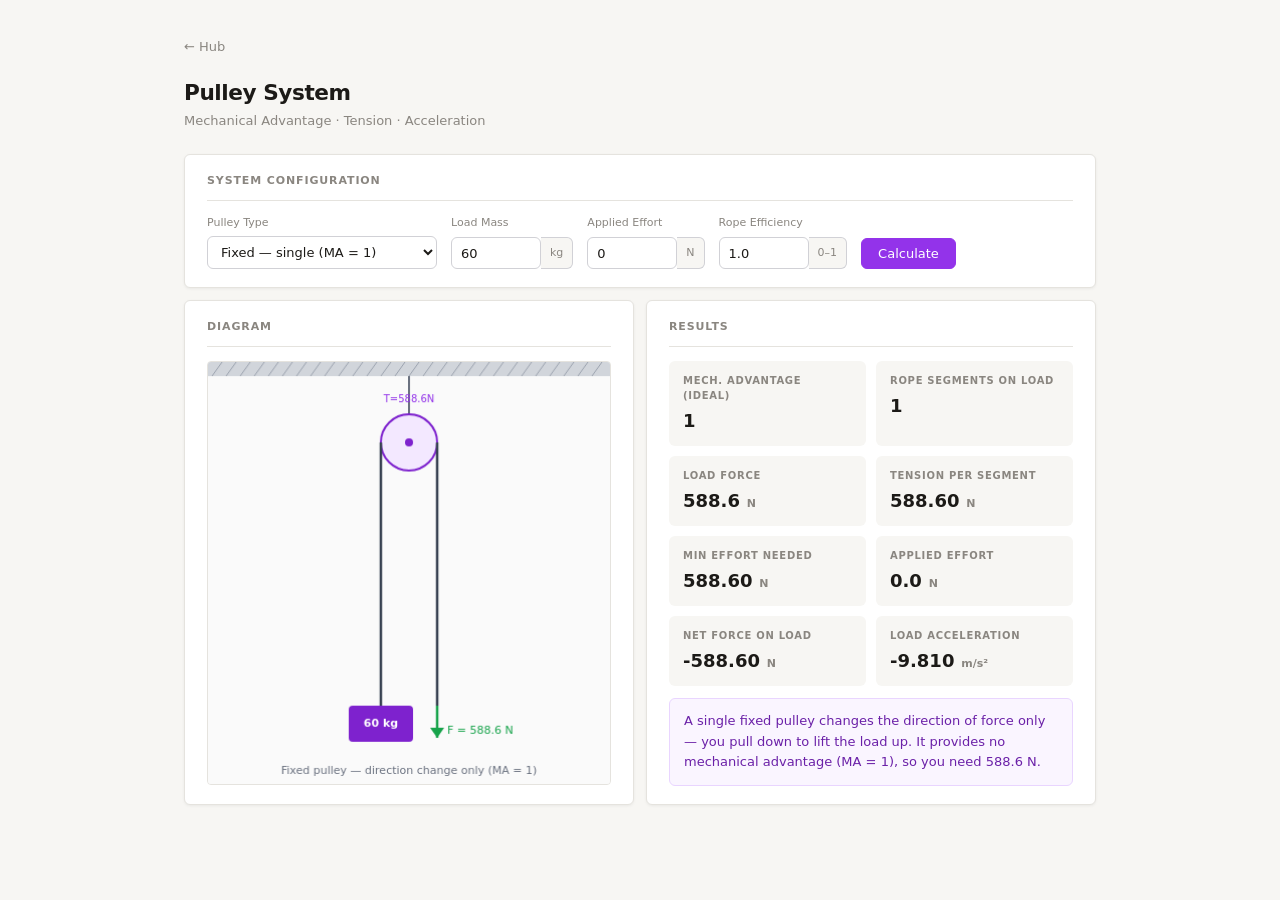
<file: pulley.html>
<!DOCTYPE html>
<html lang="en">
<head>
<meta charset="UTF-8">
<title>Pulley System — Physics Simulation Hub</title>
<style>
*, *::before, *::after { box-sizing: border-box; margin: 0; padding: 0; }
:root {
  --bg: #f7f6f3; --surface: #fff; --border: #e5e3de;
  --text: #1c1a17; --muted: #8a8680;
  --accent: #9333ea; --radius: 6px;
  --shadow: 0 1px 3px rgba(0,0,0,0.06);
}
body { font-family: system-ui, sans-serif; font-size: 14px; background: var(--bg); color: var(--text); line-height: 1.5; }
.page { max-width: 960px; margin: 0 auto; padding: 36px 24px; }
.back-link { display: inline-flex; align-items: center; gap: 4px; font-size: 13px; color: var(--muted); text-decoration: none; margin-bottom: 20px; transition: color 0.15s; }
.back-link:hover { color: var(--accent); }
header { margin-bottom: 24px; }
h1 { font-size: 1.35rem; font-weight: 700; letter-spacing: -0.02em; }
.subtitle { font-size: 13px; color: var(--muted); margin-top: 2px; }
main { display: flex; flex-direction: column; gap: 12px; }
.card { background: var(--surface); border: 1px solid var(--border); border-radius: var(--radius); box-shadow: var(--shadow); padding: 18px 22px; }
.card-title { font-size: 11px; font-weight: 600; text-transform: uppercase; letter-spacing: 0.08em; color: var(--muted); margin-bottom: 14px; padding-bottom: 10px; border-bottom: 1px solid var(--border); }
.fields { display: flex; flex-wrap: wrap; gap: 14px; align-items: flex-end; }
.field { display: flex; flex-direction: column; gap: 5px; }
.field label { font-size: 11px; font-weight: 500; color: var(--muted); }
.input-row { display: flex; }
.input-row input { border-radius: var(--radius) 0 0 var(--radius); border-right: none; }
input[type="number"] { font-family: inherit; font-size: 13px; padding: 7px 9px; border: 1px solid #d1d1d6; background: var(--surface); color: var(--text); outline: none; border-radius: var(--radius); width: 90px; transition: border-color 0.12s, box-shadow 0.12s; }
input[type="number"]:focus { border-color: var(--accent); box-shadow: 0 0 0 3px rgba(147,51,234,0.1); }
.unit-badge { display: flex; align-items: center; padding: 7px 9px; border: 1px solid #d1d1d6; border-left: none; border-radius: 0 var(--radius) var(--radius) 0; background: var(--bg); color: var(--muted); font-size: 11px; white-space: nowrap; }
select { font-family: inherit; font-size: 13px; padding: 7px 9px; border: 1px solid #d1d1d6; background: var(--surface); color: var(--text); outline: none; border-radius: var(--radius); width: 230px; }
select:focus { border-color: var(--accent); box-shadow: 0 0 0 3px rgba(147,51,234,0.1); }
button { font-family: inherit; font-size: 13px; font-weight: 500; padding: 7px 16px; border-radius: var(--radius); cursor: pointer; border: 1px solid transparent; transition: all 0.12s; }
.btn-primary { background: var(--accent); color: #fff; border-color: var(--accent); }
.btn-primary:hover { background: #7e22ce; }
button:active { transform: scale(0.98); }
canvas { display: block; width: 100%; height: auto; border: 1px solid var(--border); border-radius: 4px; background: #fafafa; }
.layout { display: grid; grid-template-columns: 1fr 1fr; gap: 12px; }
.results-grid { display: grid; grid-template-columns: 1fr 1fr; gap: 10px; }
.result-item { background: var(--bg); border-radius: var(--radius); padding: 12px 14px; }
.result-label { font-size: 10px; font-weight: 600; text-transform: uppercase; letter-spacing: 0.07em; color: var(--muted); margin-bottom: 4px; }
.result-val { font-size: 18px; font-weight: 600; color: var(--text); font-variant-numeric: tabular-nums; }
.result-unit { font-size: 11px; color: var(--muted); margin-left: 3px; }
.info-box { background: #faf5ff; border: 1px solid #e9d5ff; border-radius: var(--radius); padding: 12px 14px; font-size: 13px; color: #6b21a8; line-height: 1.6; margin-top: 12px; }
</style>
</head>
<body>
<div class="page">
  <a href="index.html" class="back-link">← Hub</a>
  <header>
    <h1>Pulley System</h1>
    <p class="subtitle">Mechanical Advantage · Tension · Acceleration</p>
  </header>
  <main>
    <section class="card">
      <div class="card-title">System Configuration</div>
      <div class="fields">
        <div class="field">
          <label for="pulley-type">Pulley Type</label>
          <select id="pulley-type">
            <option value="fixed">Fixed — single (MA = 1)</option>
            <option value="movable">Movable — single (MA = 2)</option>
            <option value="compound2">Compound — block & tackle, 2 movable (MA = 4)</option>
            <option value="compound3">Compound — block & tackle, 3 movable (MA = 6)</option>
          </select>
        </div>
        <div class="field">
          <label for="load-mass">Load Mass</label>
          <div class="input-row">
            <input type="number" id="load-mass" value="60" min="0.1" step="1">
            <span class="unit-badge">kg</span>
          </div>
        </div>
        <div class="field">
          <label for="effort-force">Applied Effort</label>
          <div class="input-row">
            <input type="number" id="effort-force" value="0" min="0" step="1">
            <span class="unit-badge">N</span>
          </div>
        </div>
        <div class="field">
          <label for="rope-mu">Rope Efficiency</label>
          <div class="input-row">
            <input type="number" id="rope-mu" value="1.0" min="0.1" max="1.0" step="0.05">
            <span class="unit-badge">0–1</span>
          </div>
        </div>
        <div class="field" style="align-self:flex-end">
          <button class="btn-primary" id="pulley-calc">Calculate</button>
        </div>
      </div>
    </section>

    <div class="layout">
      <section class="card">
        <div class="card-title">Diagram</div>
        <canvas id="pulley-canvas" width="400" height="420"></canvas>
      </section>
      <section class="card">
        <div class="card-title">Results</div>
        <div class="results-grid">
          <div class="result-item">
            <div class="result-label">Mech. Advantage (ideal)</div>
            <div class="result-val" id="res-ma">—</div>
          </div>
          <div class="result-item">
            <div class="result-label">Rope Segments on Load</div>
            <div class="result-val" id="res-segments">—</div>
          </div>
          <div class="result-item">
            <div class="result-label">Load Force</div>
            <div class="result-val" id="res-load">—<span class="result-unit">N</span></div>
          </div>
          <div class="result-item">
            <div class="result-label">Tension per Segment</div>
            <div class="result-val" id="res-tension">—<span class="result-unit">N</span></div>
          </div>
          <div class="result-item">
            <div class="result-label">Min Effort Needed</div>
            <div class="result-val" id="res-effort-min">—<span class="result-unit">N</span></div>
          </div>
          <div class="result-item">
            <div class="result-label">Applied Effort</div>
            <div class="result-val" id="res-effort-applied">—<span class="result-unit">N</span></div>
          </div>
          <div class="result-item">
            <div class="result-label">Net Force on Load</div>
            <div class="result-val" id="res-net">—<span class="result-unit">N</span></div>
          </div>
          <div class="result-item">
            <div class="result-label">Load Acceleration</div>
            <div class="result-val" id="res-accel">—<span class="result-unit">m/s²</span></div>
          </div>
        </div>
        <div class="info-box" id="pulley-info">Select a pulley type and click Calculate.</div>
      </section>
    </div>
  </main>
</div>

<script>
const canvas = document.getElementById("pulley-canvas");
const ctx    = canvas.getContext("2d");
const G      = 9.81;

// ── Physics ────────────────────────────────────────────────────────────
// For a block-and-tackle:
//   MA (ideal) = number of rope segments supporting the moving block
//   Fixed pulleys: 1 fixed → MA=1 (just redirects)
//   1 movable: 2 rope segments → MA=2
//   2 movable: 4 segments → MA=4
//   3 movable: 6 segments → MA=6
// With efficiency η: effective MA = η × ideal MA
// Tension per segment T = W / (η × MA)
// Min effort to hold/lift = T (with efficiency)

const CONFIGS = {
  fixed:     { idealMA: 1, segments: 1, movablePulleys: 0, fixedPulleys: 1 },
  movable:   { idealMA: 2, segments: 2, movablePulleys: 1, fixedPulleys: 1 },
  compound2: { idealMA: 4, segments: 4, movablePulleys: 2, fixedPulleys: 2 },
  compound3: { idealMA: 6, segments: 6, movablePulleys: 3, fixedPulleys: 3 },
};

function calculate() {
  const type      = document.getElementById("pulley-type").value;
  const loadMass  = parseFloat(document.getElementById("load-mass").value)   || 0;
  const effortN   = parseFloat(document.getElementById("effort-force").value) || 0;
  const eta       = Math.min(1, Math.max(0.01, parseFloat(document.getElementById("rope-mu").value) || 1));
  const cfg       = CONFIGS[type];

  const W         = loadMass * G;                    // load weight (N)
  const effMA     = eta * cfg.idealMA;               // effective MA with efficiency
  const tension   = W / effMA;                       // tension in each rope segment
  const minEffort = tension;                         // min effort to just support load
  const netForce  = effortN * effMA - W;             // net upward force on load
  const accel     = netForce / loadMass;             // load acceleration (m/s²)

  // UI
  document.getElementById("res-ma").textContent          = cfg.idealMA;
  document.getElementById("res-segments").textContent    = cfg.segments;
  document.getElementById("res-load").innerHTML          = W.toFixed(1) + '<span class="result-unit"> N</span>';
  document.getElementById("res-tension").innerHTML       = tension.toFixed(2) + '<span class="result-unit"> N</span>';
  document.getElementById("res-effort-min").innerHTML    = minEffort.toFixed(2) + '<span class="result-unit"> N</span>';
  document.getElementById("res-effort-applied").innerHTML = effortN.toFixed(1) + '<span class="result-unit"> N</span>';
  document.getElementById("res-net").innerHTML           = netForce.toFixed(2) + '<span class="result-unit"> N</span>';
  document.getElementById("res-accel").innerHTML         = (loadMass > 0 ? accel.toFixed(3) : "—") + '<span class="result-unit"> m/s²</span>';

  const descriptions = {
    fixed:     `A single fixed pulley changes the direction of force only — you pull down to lift the load up. It provides no mechanical advantage (MA = 1), so you need ${W.toFixed(1)} N.`,
    movable:   `A single movable pulley gives MA = 2. Two rope segments support the load, so tension in each is ${tension.toFixed(1)} N. You only need ${minEffort.toFixed(1)} N of effort.`,
    compound2: `Two movable pulleys (block & tackle) give MA = 4. Four rope segments share the load, tension = ${tension.toFixed(1)} N each. Min effort: ${minEffort.toFixed(1)} N.`,
    compound3: `Three movable pulleys give MA = 6. Six rope segments share the load, tension = ${tension.toFixed(1)} N each. Min effort: ${minEffort.toFixed(1)} N.`,
  };
  document.getElementById("pulley-info").textContent = descriptions[type];

  drawDiagram(type, cfg, W, tension, minEffort, effortN, loadMass);
}

// ── Drawing helpers ────────────────────────────────────────────────────
function pulleyCircle(cx, cy, r) {
  // Outer ring
  ctx.beginPath();
  ctx.arc(cx, cy, r, 0, Math.PI * 2);
  ctx.fillStyle = "#f3e8ff";
  ctx.fill();
  ctx.strokeStyle = "#7e22ce";
  ctx.lineWidth = 2;
  ctx.stroke();
  // Axle dot
  ctx.beginPath();
  ctx.arc(cx, cy, 4, 0, Math.PI * 2);
  ctx.fillStyle = "#7e22ce";
  ctx.fill();
}

function rope(x1, y1, x2, y2) {
  ctx.beginPath();
  ctx.moveTo(x1, y1);
  ctx.lineTo(x2, y2);
  ctx.strokeStyle = "#374151";
  ctx.lineWidth = 2.5;
  ctx.lineJoin = "round";
  ctx.stroke();
}

function loadBlock(cx, cy, label) {
  const w = 64, h = 36;
  ctx.fillStyle = "#7e22ce";
  ctx.beginPath();
  ctx.roundRect(cx - w/2, cy - h/2, w, h, 4);
  ctx.fill();
  ctx.font = "bold 11px system-ui";
  ctx.fillStyle = "#fff";
  ctx.textAlign = "center";
  ctx.textBaseline = "middle";
  ctx.fillText(label, cx, cy);
  ctx.textBaseline = "alphabetic";
}

function effortArrow(x, y, up, label) {
  // draws an upward or downward arrow at (x,y)
  const len = 32;
  const dy  = up ? -len : len;
  ctx.beginPath();
  ctx.moveTo(x, y);
  ctx.lineTo(x, y + dy);
  ctx.strokeStyle = "#16a34a";
  ctx.lineWidth = 2.5;
  ctx.stroke();
  // arrowhead
  const tip = y + dy;
  const dir = up ? -1 : 1;
  ctx.beginPath();
  ctx.moveTo(x, tip);
  ctx.lineTo(x - 7, tip - dir * 10);
  ctx.lineTo(x + 7, tip - dir * 10);
  ctx.closePath();
  ctx.fillStyle = "#16a34a";
  ctx.fill();
  ctx.font = "11px system-ui";
  ctx.fillStyle = "#16a34a";
  ctx.textAlign = "left";
  ctx.fillText(label, x + 10, tip + (up ? 4 : -4));
}

function tensionLabel(x, y, val) {
  ctx.font = "10px system-ui";
  ctx.fillStyle = "#9333ea";
  ctx.textAlign = "center";
  ctx.fillText(`T=${val}N`, x, y);
}

function ceiling(W) {
  ctx.fillStyle = "#d1d5db";
  ctx.fillRect(0, 0, W, 14);
  // hatching
  ctx.strokeStyle = "#9ca3af";
  ctx.lineWidth = 1;
  for (let x = 0; x < W; x += 14) {
    ctx.beginPath(); ctx.moveTo(x, 0); ctx.lineTo(x - 10, 14); ctx.stroke();
  }
}

function axleSupport(cx, cy) {
  // Small bracket from ceiling to fixed pulley axle
  ctx.beginPath();
  ctx.moveTo(cx, 14);
  ctx.lineTo(cx, cy);
  ctx.strokeStyle = "#6b7280";
  ctx.lineWidth = 2;
  ctx.stroke();
}

// ── Diagram drawers ────────────────────────────────────────────────────
function drawFixed(W, H, tension, minEffort, effortN, loadMass) {
  const cx = W / 2;
  const r  = 28;
  const py = 80;   // pulley centre y
  const loadY = H - 60;

  ceiling(W);
  axleSupport(cx, py);
  pulleyCircle(cx, py, r);

  // Left rope: load hangs here
  rope(cx - r, py, cx - r, loadY - 18);
  loadBlock(cx - r, loadY, `${document.getElementById("load-mass").value} kg`);

  // Right rope: effort side — rope goes down then curves under, effort pulls down
  rope(cx + r, py, cx + r, loadY - 18);
  effortArrow(cx + r, loadY - 18, false, `F = ${minEffort.toFixed(1)} N`);

  // Tension label
  tensionLabel(cx, py - r - 12, tension.toFixed(1));

  // Info
  ctx.font = "11px system-ui"; ctx.fillStyle = "#6b7280"; ctx.textAlign = "center";
  ctx.fillText("Fixed pulley — direction change only (MA = 1)", cx, H - 10);
}

function drawMovable(W, H, tension, minEffort, effortN, loadMass) {
  const r       = 26;
  const fixedX  = W * 0.62, fixedY = 80;
  const movX    = W * 0.38, movY  = 220;
  const loadY   = H - 55;

  ceiling(W);

  // Bracket for fixed pulley
  axleSupport(fixedX, fixedY);
  // Left rope from ceiling directly to movable pulley top-left
  // The movable pulley's axle carries the load; two rope segments support it:
  //   Segment 1: ceiling → left side of movable pulley
  //   Segment 2: right side of movable pulley → over fixed pulley → effort

  // Segment 1: ceiling attachment at movX to movable pulley
  rope(movX, 14, movX, movY - r);

  // Segment 2: movable right → fixed left → down to effort
  rope(movX + r, movY, fixedX - r, fixedY);

  // Fixed pulley
  pulleyCircle(fixedX, fixedY, r);
  // Movable pulley
  pulleyCircle(movX, movY, r);

  // Load hangs from movable axle
  rope(movX, movY + r, movX, loadY - 18);
  loadBlock(movX, loadY, `${document.getElementById("load-mass").value} kg`);

  // Effort rope comes down from right of fixed pulley
  rope(fixedX + r, fixedY, fixedX + r, H - 90);
  effortArrow(fixedX + r, H - 90, false, `F = ${minEffort.toFixed(1)} N`);

  // Tension labels on both rope segments
  ctx.font = "10px system-ui"; ctx.fillStyle = "#9333ea"; ctx.textAlign = "center";
  ctx.fillText(`T=${tension.toFixed(1)}N`, movX - 20, (14 + movY - r) / 2);
  ctx.fillText(`T=${tension.toFixed(1)}N`, (movX + r + fixedX - r) / 2, (movY + fixedY) / 2 - 10);

  ctx.font = "11px system-ui"; ctx.fillStyle = "#6b7280"; ctx.textAlign = "center";
  ctx.fillText("Movable pulley — MA = 2", W / 2, H - 10);
}

function drawCompound(W, H, tension, minEffort, effortN, loadMass, numMovable) {
  // Block & tackle: numMovable movable pulleys + numMovable fixed pulleys
  // MA = 2 × numMovable
  // Layout: movable block (lower) hangs, fixed block (upper) is at ceiling
  // Rope zig-zags between them numMovable times, then goes to effort

  const MA      = numMovable * 2;
  const rF      = 18;   // fixed pulley radius
  const rM      = 18;   // movable pulley radius
  const spacing = (W - 80) / Math.max(numMovable, 1);

  // Fixed pulleys sit just below ceiling
  const fixedY  = 70;
  // Movable block sits at ~60% height
  const movY    = 230;
  const loadY   = H - 55;

  ceiling(W);

  // Positions of each fixed and movable pulley
  const fixedPulleys = [];
  const movPulleys   = [];
  for (let i = 0; i < numMovable; i++) {
    fixedPulleys.push({ x: 50 + i * spacing + spacing / 2, y: fixedY });
    movPulleys.push({   x: 50 + i * spacing + spacing / 2, y: movY   });
  }

  // Draw axle supports for fixed pulleys
  fixedPulleys.forEach(p => axleSupport(p.x, p.y));

  // Rope routing for block-and-tackle:
  // The rope starts anchored at the FIXED BLOCK (top), runs down to movable,
  // up to next fixed, down to next movable, etc.
  // Last segment goes to effort.

  // Anchor point: left edge of leftmost fixed pulley
  const anchorX = fixedPulleys[0].x - rF;
  rope(anchorX, 14, anchorX, movY - rM);

  // Zig-zag between movable and fixed
  for (let i = 0; i < numMovable; i++) {
    const mp = movPulleys[i];
    const fp = fixedPulleys[i];

    // Down segment: from fixed[i] right to movable[i] right
    // Actually we connect alternating sides of each pulley
    if (i === 0) {
      // already drew anchor above — connect to movable right side
      rope(mp.x + rM, mp.y, fp.x + rF, fp.y);
    } else {
      // from previous movable right → this fixed left → this movable right
      const prevMp = movPulleys[i - 1];
      rope(prevMp.x + rM, prevMp.y, fp.x - rF, fp.y);
      rope(fp.x + rF, fp.y, mp.x + rM, mp.y);
    }
  }

  // Effort rope from last fixed pulley right side down
  const lastFp = fixedPulleys[numMovable - 1];
  if (numMovable > 1) {
    const lastMp = movPulleys[numMovable - 1];
    rope(lastMp.x + rM, lastMp.y, lastFp.x + rF, lastFp.y);
  }
  rope(lastFp.x + rF, lastFp.y, lastFp.x + rF, H - 90);
  effortArrow(lastFp.x + rF, H - 90, false, `F = ${minEffort.toFixed(1)} N`);

  // Load hangs from centre of movable block
  const movCentreX = movPulleys.reduce((s, p) => s + p.x, 0) / numMovable;
  // Connect bottom of all movable pulleys to a hook/bar
  if (numMovable > 1) {
    rope(movPulleys[0].x, movY + rM, movPulleys[numMovable - 1].x, movY + rM);
  }
  rope(movCentreX, movY + rM, movCentreX, loadY - 18);
  loadBlock(movCentreX, loadY, `${document.getElementById("load-mass").value} kg`);

  // Draw all pulleys on top of ropes
  fixedPulleys.forEach(p => pulleyCircle(p.x, p.y, rF));
  movPulleys.forEach(p   => pulleyCircle(p.x, p.y, rM));

  // Tension labels
  ctx.font = "10px system-ui"; ctx.fillStyle = "#9333ea"; ctx.textAlign = "center";
  ctx.fillText(`T = ${tension.toFixed(1)} N per segment`, W / 2, movY + rM + 18);

  ctx.font = "11px system-ui"; ctx.fillStyle = "#6b7280"; ctx.textAlign = "center";
  ctx.fillText(`Compound block & tackle — MA = ${MA}`, W / 2, H - 10);
}

// ── Main draw dispatcher ───────────────────────────────────────────────
function drawDiagram(type, cfg, W_force, tension, minEffort, effortN, loadMass) {
  const CW = canvas.width, CH = canvas.height;
  ctx.clearRect(0, 0, CW, CH);
  ctx.fillStyle = "#fafafa";
  ctx.fillRect(0, 0, CW, CH);

  if (type === "fixed") {
    drawFixed(CW, CH, tension, minEffort, effortN, loadMass);
  } else if (type === "movable") {
    drawMovable(CW, CH, tension, minEffort, effortN, loadMass);
  } else if (type === "compound2") {
    drawCompound(CW, CH, tension, minEffort, effortN, loadMass, 2);
  } else if (type === "compound3") {
    drawCompound(CW, CH, tension, minEffort, effortN, loadMass, 3);
  }
}

document.getElementById("pulley-calc").addEventListener("click", calculate);
document.getElementById("pulley-type").addEventListener("change", calculate);
calculate();
</script>
</body>
</html>
</file>
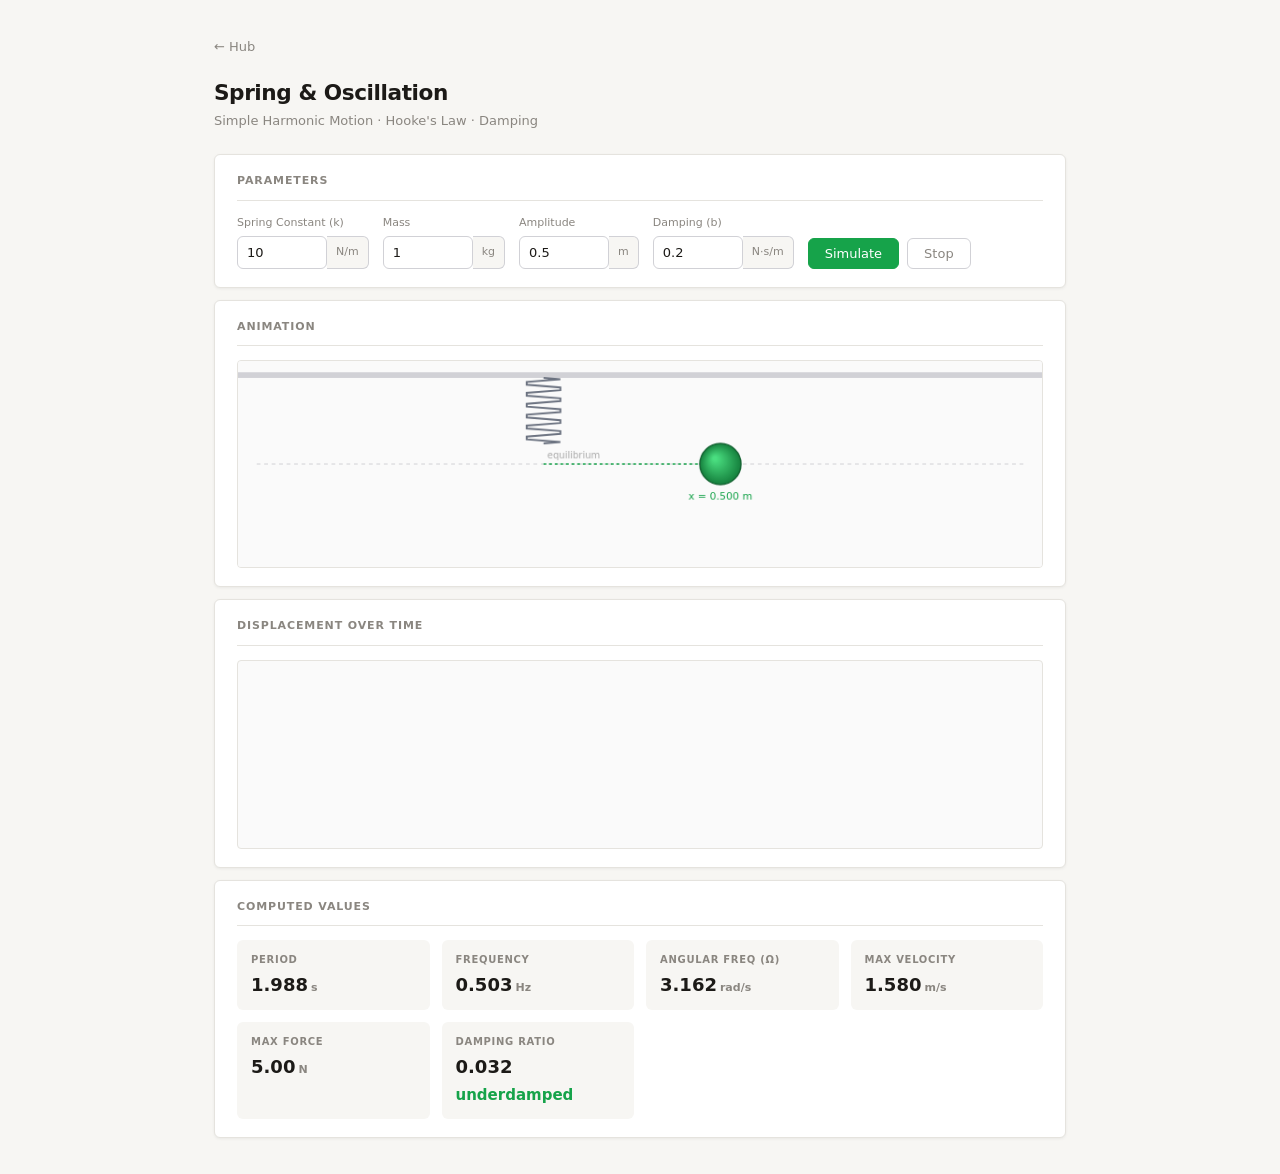
<file: spring.html>
<!DOCTYPE html>
<html lang="en">
<head>
<meta charset="UTF-8">
<title>Spring & Oscillation — Physics Simulation Hub</title>
<style>
*, *::before, *::after { box-sizing: border-box; margin: 0; padding: 0; }
:root {
  --bg: #f7f6f3; --surface: #fff; --border: #e5e3de;
  --text: #1c1a17; --muted: #8a8680;
  --accent: #16a34a; --radius: 6px;
  --shadow: 0 1px 3px rgba(0,0,0,0.06);
}
body { font-family: system-ui, sans-serif; font-size: 14px; background: var(--bg); color: var(--text); line-height: 1.5; }
.page { max-width: 900px; margin: 0 auto; padding: 36px 24px; }
.back-link { display: inline-flex; align-items: center; gap: 4px; font-size: 13px; color: var(--muted); text-decoration: none; margin-bottom: 20px; transition: color 0.15s; }
.back-link:hover { color: var(--accent); }
header { margin-bottom: 24px; }
h1 { font-size: 1.35rem; font-weight: 700; letter-spacing: -0.02em; }
.subtitle { font-size: 13px; color: var(--muted); margin-top: 2px; }
main { display: flex; flex-direction: column; gap: 12px; }
.card { background: var(--surface); border: 1px solid var(--border); border-radius: var(--radius); box-shadow: var(--shadow); padding: 18px 22px; }
.card-title { font-size: 11px; font-weight: 600; text-transform: uppercase; letter-spacing: 0.08em; color: var(--muted); margin-bottom: 14px; padding-bottom: 10px; border-bottom: 1px solid var(--border); }
.fields { display: flex; flex-wrap: wrap; gap: 14px; align-items: flex-end; }
.field { display: flex; flex-direction: column; gap: 5px; }
.field label { font-size: 11px; font-weight: 500; color: var(--muted); }
.input-row { display: flex; }
.input-row input { border-radius: var(--radius) 0 0 var(--radius); border-right: none; }
.input-row .unit-badge { border-radius: 0 var(--radius) var(--radius) 0; }
input[type="number"] { font-family: inherit; font-size: 13px; padding: 7px 9px; border: 1px solid #d1d1d6; background: var(--surface); color: var(--text); outline: none; border-radius: var(--radius); width: 90px; transition: border-color 0.12s, box-shadow 0.12s; }
input[type="number"]:focus { border-color: var(--accent); box-shadow: 0 0 0 3px rgba(22,163,74,0.1); }
.unit-badge { display: flex; align-items: center; padding: 7px 9px; border: 1px solid #d1d1d6; border-left: none; border-radius: 0 var(--radius) var(--radius) 0; background: var(--bg); color: var(--muted); font-size: 11px; white-space: nowrap; }
button { font-family: inherit; font-size: 13px; font-weight: 500; padding: 7px 16px; border-radius: var(--radius); cursor: pointer; border: 1px solid transparent; transition: all 0.12s; }
.btn-primary { background: var(--accent); color: #fff; border-color: var(--accent); }
.btn-primary:hover { background: #15803d; }
.btn-secondary { background: var(--surface); color: var(--muted); border-color: #d1d1d6; }
.btn-secondary:hover { background: var(--bg); color: var(--text); }
button:active { transform: scale(0.98); }
.actions { flex-direction: row; gap: 8px; align-items: center; }
canvas { display: block; width: 100%; height: auto; border: 1px solid var(--border); border-radius: 4px; background: #fafafa; }
.results-grid { display: grid; grid-template-columns: repeat(auto-fill, minmax(160px, 1fr)); gap: 12px; }
.result-item { background: var(--bg); border-radius: var(--radius); padding: 12px 14px; }
.result-label { font-size: 10px; font-weight: 600; text-transform: uppercase; letter-spacing: 0.07em; color: var(--muted); margin-bottom: 4px; }
.result-val { font-size: 18px; font-weight: 600; color: var(--text); font-variant-numeric: tabular-nums; }
.result-unit { font-size: 11px; color: var(--muted); margin-left: 3px; }
select { font-family: inherit; font-size: 13px; padding: 7px 9px; border: 1px solid #d1d1d6; background: var(--surface); color: var(--text); outline: none; border-radius: var(--radius); width: 170px; }
select:focus { border-color: var(--accent); box-shadow: 0 0 0 3px rgba(22,163,74,0.1); }
</style>
</head>
<body>
<div class="page">
  <a href="index.html" class="back-link">← Hub</a>
  <header>
    <h1>Spring &amp; Oscillation</h1>
    <p class="subtitle">Simple Harmonic Motion · Hooke's Law · Damping</p>
  </header>
  <main>
    <section class="card">
      <div class="card-title">Parameters</div>
      <div class="fields">
        <div class="field">
          <label for="spring-k">Spring Constant (k)</label>
          <div class="input-row">
            <input type="number" id="spring-k" value="10" min="0.1" step="0.5">
            <span class="unit-badge">N/m</span>
          </div>
        </div>
        <div class="field">
          <label for="spring-m">Mass</label>
          <div class="input-row">
            <input type="number" id="spring-m" value="1" min="0.01" step="0.1">
            <span class="unit-badge">kg</span>
          </div>
        </div>
        <div class="field">
          <label for="spring-amp">Amplitude</label>
          <div class="input-row">
            <input type="number" id="spring-amp" value="0.5" min="0.01" step="0.05">
            <span class="unit-badge">m</span>
          </div>
        </div>
        <div class="field">
          <label for="spring-damp">Damping (b)</label>
          <div class="input-row">
            <input type="number" id="spring-damp" value="0.2" min="0" step="0.05">
            <span class="unit-badge">N·s/m</span>
          </div>
        </div>
        <div class="field actions">
          <button class="btn-primary" id="spring-run">Simulate</button>
          <button class="btn-secondary" id="spring-stop">Stop</button>
        </div>
      </div>
    </section>

    <section class="card">
      <div class="card-title">Animation</div>
      <canvas id="spring-canvas" width="860" height="220"></canvas>
    </section>

    <section class="card">
      <div class="card-title">Displacement over Time</div>
      <canvas id="spring-plot" width="860" height="200"></canvas>
    </section>

    <section class="card">
      <div class="card-title">Computed Values</div>
      <div class="results-grid">
        <div class="result-item">
          <div class="result-label">Period</div>
          <div class="result-val" id="res-period">—<span class="result-unit">s</span></div>
        </div>
        <div class="result-item">
          <div class="result-label">Frequency</div>
          <div class="result-val" id="res-freq">—<span class="result-unit">Hz</span></div>
        </div>
        <div class="result-item">
          <div class="result-label">Angular Freq (ω)</div>
          <div class="result-val" id="res-omega">—<span class="result-unit">rad/s</span></div>
        </div>
        <div class="result-item">
          <div class="result-label">Max Velocity</div>
          <div class="result-val" id="res-vmax">—<span class="result-unit">m/s</span></div>
        </div>
        <div class="result-item">
          <div class="result-label">Max Force</div>
          <div class="result-val" id="res-fmax">—<span class="result-unit">N</span></div>
        </div>
        <div class="result-item">
          <div class="result-label">Damping Ratio</div>
          <div class="result-val" id="res-zeta">—</div>
        </div>
      </div>
    </section>
  </main>
</div>
<script>
const canvas = document.getElementById("spring-canvas");
const ctx    = canvas.getContext("2d");
const plotC  = document.getElementById("spring-plot");
const plotCtx = plotC.getContext("2d");

let raf = null;
let t   = 0;
const history = [];
const maxHistory = 430;

function getParams() {
  return {
    k:   parseFloat(document.getElementById("spring-k").value)    || 10,
    m:   parseFloat(document.getElementById("spring-m").value)    || 1,
    A:   parseFloat(document.getElementById("spring-amp").value)  || 0.5,
    b:   parseFloat(document.getElementById("spring-damp").value) || 0,
  };
}

function computeValues(k, m, A, b) {
  const omega0 = Math.sqrt(k / m);
  const zeta   = b / (2 * Math.sqrt(k * m));
  const omegaD = omega0 * Math.sqrt(Math.max(0, 1 - zeta * zeta));
  const T      = omegaD > 0 ? (2 * Math.PI / omegaD) : Infinity;
  const f      = T < Infinity ? 1 / T : 0;
  const vmax   = A * omegaD;
  const fmax   = k * A;
  return { omega0, zeta, omegaD, T, f, vmax, fmax };
}

function updateResults() {
  const { k, m, A, b } = getParams();
  const { omega0, zeta, omegaD, T, f, vmax, fmax } = computeValues(k, m, A, b);
  document.getElementById("res-period").innerHTML  = (T < 1e6 ? T.toFixed(3) : "∞") + '<span class="result-unit">s</span>';
  document.getElementById("res-freq").innerHTML    = f.toFixed(3) + '<span class="result-unit">Hz</span>';
  document.getElementById("res-omega").innerHTML   = omega0.toFixed(3) + '<span class="result-unit">rad/s</span>';
  document.getElementById("res-vmax").innerHTML    = vmax.toFixed(3) + '<span class="result-unit">m/s</span>';
  document.getElementById("res-fmax").innerHTML    = fmax.toFixed(2) + '<span class="result-unit">N</span>';
  document.getElementById("res-zeta").innerHTML    = zeta.toFixed(3) + (zeta < 1 ? ' <small style="color:#16a34a">underdamped</small>' : zeta === 1 ? ' <small>critical</small>' : ' <small style="color:#ea580c">overdamped</small>');
}

function displacement(t, A, b, m, omegaD, zeta, omega0) {
  if (zeta < 1) {
    return A * Math.exp(-zeta * omega0 * t) * Math.cos(omegaD * t);
  } else {
    return A * Math.exp(-zeta * omega0 * t);
  }
}

function drawAnimation(x, A) {
  const W = canvas.width, H = canvas.height;
  ctx.clearRect(0, 0, W, H);
  ctx.fillStyle = "#fafafa";
  ctx.fillRect(0, 0, W, H);

  const cx   = W * 0.38;
  const cy   = H / 2;
  const eq   = cx;                            // equilibrium x
  const maxDisp = W * 0.22;
  const px   = eq + (x / (A || 1)) * maxDisp; // mass x position
  const massR = 22;

  // Ceiling
  ctx.fillStyle = "#d1d1d6";
  ctx.fillRect(0, 12, W, 6);

  // Spring (zigzag)
  const springTop = 18;
  const springBot = cy - massR;
  const coils     = 12;
  const coilH     = (springBot - springTop) / coils;
  const coilW     = 18;
  ctx.beginPath();
  ctx.moveTo(cx, springTop);
  for (let i = 0; i < coils; i++) {
    const yA = springTop + i * coilH + coilH * 0.25;
    const yB = springTop + i * coilH + coilH * 0.75;
    ctx.lineTo(cx + (i % 2 === 0 ? coilW : -coilW), yA);
    ctx.lineTo(cx + (i % 2 === 0 ? -coilW : coilW), yB);
  }
  ctx.lineTo(cx, springBot);
  ctx.strokeStyle = "#6b7280";
  ctx.lineWidth = 2;
  ctx.stroke();

  // Equilibrium dashed line
  ctx.setLineDash([4, 4]);
  ctx.strokeStyle = "#d1d1d6";
  ctx.lineWidth = 1;
  ctx.beginPath();
  ctx.moveTo(20, cy);
  ctx.lineTo(W - 20, cy);
  ctx.stroke();
  ctx.setLineDash([]);

  // Displacement line
  ctx.strokeStyle = "#16a34a";
  ctx.lineWidth = 1.5;
  ctx.setLineDash([3, 3]);
  ctx.beginPath();
  ctx.moveTo(eq, cy);
  ctx.lineTo(px, cy);
  ctx.stroke();
  ctx.setLineDash([]);

  // Mass
  const grad = ctx.createRadialGradient(px - 6, cy - 6, 2, px, cy, massR);
  grad.addColorStop(0, "#4ade80");
  grad.addColorStop(1, "#15803d");
  ctx.beginPath();
  ctx.arc(px, cy, massR, 0, Math.PI * 2);
  ctx.fillStyle = grad;
  ctx.fill();
  ctx.strokeStyle = "#166534";
  ctx.lineWidth = 1.5;
  ctx.stroke();

  // Displacement label
  ctx.font = "11px system-ui";
  ctx.fillStyle = "#16a34a";
  ctx.textAlign = "center";
  ctx.fillText(`x = ${x.toFixed(3)} m`, px, cy + massR + 16);
  ctx.textAlign = "left";

  // Equilibrium label
  ctx.fillStyle = "#aaa";
  ctx.font = "10px system-ui";
  ctx.fillText("equilibrium", eq + 4, cy - 6);
}

function drawPlot() {
  const W = plotC.width, H = plotC.height;
  const padL = 42, padR = 16, padT = 12, padB = 28;
  const iW = W - padL - padR, iH = H - padT - padB;

  plotCtx.clearRect(0, 0, W, H);
  plotCtx.fillStyle = "#fafafa";
  plotCtx.fillRect(0, 0, W, H);

  if (history.length < 2) return;
  const { A } = getParams();
  const maxY = A || 1;

  // Grid
  plotCtx.strokeStyle = "#ebebeb";
  plotCtx.lineWidth = 1;
  for (let i = 0; i <= 4; i++) {
    const y = padT + (i / 4) * iH;
    plotCtx.beginPath(); plotCtx.moveTo(padL, y); plotCtx.lineTo(W - padR, y); plotCtx.stroke();
  }

  // Zero line
  plotCtx.strokeStyle = "#c8c8c8";
  const zy = padT + iH / 2;
  plotCtx.beginPath(); plotCtx.moveTo(padL, zy); plotCtx.lineTo(W - padR, zy); plotCtx.stroke();

  // Labels
  plotCtx.font = "9px system-ui";
  plotCtx.fillStyle = "#aaa";
  plotCtx.textAlign = "right";
  plotCtx.fillText(`+${maxY.toFixed(2)}`, padL - 3, padT + 4);
  plotCtx.fillText("0", padL - 3, zy + 4);
  plotCtx.fillText(`-${maxY.toFixed(2)}`, padL - 3, H - padB + 4);

  // Curve
  const step = iW / (maxHistory - 1);
  plotCtx.beginPath();
  history.forEach((val, i) => {
    const x = padL + i * step;
    const y = padT + iH / 2 - (val / (maxY || 1)) * (iH / 2);
    i === 0 ? plotCtx.moveTo(x, y) : plotCtx.lineTo(x, y);
  });
  plotCtx.strokeStyle = "#16a34a";
  plotCtx.lineWidth = 1.8;
  plotCtx.lineJoin = "round";
  plotCtx.stroke();
}

let running = false;

function startSim() {
  if (running) { cancelAnimationFrame(raf); running = false; }
  t = 0;
  history.length = 0;
  running = true;
  updateResults();

  const { k, m, A, b } = getParams();
  const { omega0, zeta, omegaD } = computeValues(k, m, A, b);
  const dt = 1 / 60;

  function step() {
    if (!running) return;
    t += dt;
    const x = displacement(t, A, b, m, omegaD, zeta, omega0);
    history.push(x);
    if (history.length > maxHistory) history.shift();
    drawAnimation(x, A);
    drawPlot();
    raf = requestAnimationFrame(step);
  }
  raf = requestAnimationFrame(step);
}

document.getElementById("spring-run").addEventListener("click", startSim);
document.getElementById("spring-stop").addEventListener("click", () => {
  running = false;
  cancelAnimationFrame(raf);
});

updateResults();
drawAnimation(getParams().A, getParams().A);
</script>
</body>
</html>
</file>
<file: projectile.css>
*, *::before, *::after {
  box-sizing: border-box;
  margin: 0;
  padding: 0;
}

:root {
  --bg: #f4f4f5;
  --surface: #ffffff;
  --border: #e4e4e7;
  --border-strong: #d1d1d6;
  --text: #18181b;
  --muted: #71717a;
  --accent: #2563eb;
  --accent-hover: #1d4ed8;
  --radius: 6px;
  --shadow: 0 1px 3px rgba(0,0,0,0.06), 0 1px 2px rgba(0,0,0,0.04);
}

body {
  font-family: system-ui, -apple-system, sans-serif;
  font-size: 14px;
  background: var(--bg);
  color: var(--text);
  line-height: 1.5;
}

.back-link {
  display: inline-flex;
  align-items: center;
  gap: 4px;
  font-size: 13px;
  color: var(--muted);
  text-decoration: none;
  margin-bottom: 20px;
  transition: color 0.15s;
}
.back-link:hover { color: var(--accent); }

.page {
  max-width: 1020px;
  margin: 0 auto;
  padding: 36px 24px;
}

/* ── Header ── */
header {
  display: flex;
  justify-content: space-between;
  align-items: flex-start;
  gap: 24px;
  margin-bottom: 24px;
  flex-wrap: wrap;
}

.header-left { display: flex; flex-direction: column; gap: 2px; }

h1 {
  font-size: 1.35rem;
  font-weight: 700;
  letter-spacing: -0.02em;
}

.subtitle {
  font-size: 13px;
  color: var(--muted);
}

/* ── Weather Panel ── */
.weather-panel {
  background: var(--surface);
  border: 1px solid var(--border);
  border-radius: var(--radius);
  padding: 14px 16px;
  min-width: 260px;
  max-width: 380px;
  box-shadow: var(--shadow);
  flex-shrink: 0;
}

.weather-loading {
  display: flex;
  align-items: center;
  gap: 8px;
  color: var(--muted);
  font-size: 12px;
}

.spinner {
  width: 13px;
  height: 13px;
  border: 2px solid var(--border-strong);
  border-top-color: var(--accent);
  border-radius: 50%;
  animation: spin 0.7s linear infinite;
  flex-shrink: 0;
}

@keyframes spin { to { transform: rotate(360deg); } }

.weather-header {
  display: flex;
  align-items: center;
  justify-content: space-between;
  margin-bottom: 10px;
}

.weather-loc {
  font-size: 11px;
  font-weight: 600;
  color: var(--accent);
  letter-spacing: 0.06em;
  text-transform: uppercase;
}

.toggle-label {
  display: flex;
  align-items: center;
  gap: 6px;
  font-size: 12px;
  color: var(--muted);
  cursor: pointer;
  user-select: none;
}

.toggle-label input { display: none; }

.toggle-track {
  width: 28px;
  height: 16px;
  border-radius: 8px;
  background: var(--border-strong);
  position: relative;
  transition: background 0.2s;
  flex-shrink: 0;
}

.toggle-track::after {
  content: '';
  position: absolute;
  width: 10px;
  height: 10px;
  border-radius: 50%;
  background: #fff;
  top: 3px;
  left: 3px;
  transition: transform 0.2s;
  box-shadow: 0 1px 2px rgba(0,0,0,0.2);
}

.toggle-label input:checked + .toggle-track { background: var(--accent); }
.toggle-label input:checked + .toggle-track::after { transform: translateX(12px); }

.weather-grid {
  display: grid;
  grid-template-columns: repeat(3, 1fr);
  gap: 8px 12px;
}

.wx-stat {
  display: flex;
  flex-direction: column;
  gap: 1px;
}

.wx-label {
  font-size: 10px;
  color: var(--muted);
  text-transform: uppercase;
  letter-spacing: 0.06em;
}

.wx-val {
  font-size: 13px;
  font-weight: 600;
  color: var(--text);
  font-variant-numeric: tabular-nums;
}

.weather-error {
  display: flex;
  align-items: center;
  justify-content: space-between;
  font-size: 12px;
  color: #b45309;
  gap: 10px;
}

.retry-btn {
  font-size: 11px;
  padding: 3px 10px;
  border-radius: 4px;
  background: transparent;
  border: 1px solid #b45309;
  color: #b45309;
  cursor: pointer;
  font-family: inherit;
  font-weight: 500;
}

.retry-btn:hover { background: #fef3c7; }

.hidden { display: none !important; }

/* ── Layout ── */
main {
  display: flex;
  flex-direction: column;
  gap: 12px;
}

/* ── Card ── */
.card {
  background: var(--surface);
  border: 1px solid var(--border);
  border-radius: var(--radius);
  box-shadow: var(--shadow);
  padding: 18px 22px;
}

.card-title {
  font-size: 11px;
  font-weight: 600;
  text-transform: uppercase;
  letter-spacing: 0.08em;
  color: var(--muted);
  margin-bottom: 14px;
  padding-bottom: 10px;
  border-bottom: 1px solid var(--border);
}

.card-title-row {
  display: flex;
  align-items: center;
  justify-content: space-between;
  margin-bottom: 14px;
  padding-bottom: 10px;
  border-bottom: 1px solid var(--border);
}

.card-title-row .card-title {
  margin-bottom: 0;
  padding-bottom: 0;
  border-bottom: none;
}

.physics-badges {
  display: flex;
  gap: 6px;
  flex-wrap: wrap;
}

.badge {
  font-size: 10px;
  font-weight: 500;
  padding: 2px 8px;
  border-radius: 3px;
  border: 1px solid;
  letter-spacing: 0.02em;
}

.badge-wind  { color: #1d6fa5; border-color: #bfdbf7; background: #eff6ff; }
.badge-drag  { color: #7c3aed; border-color: #ddd6fe; background: #f5f3ff; }
.badge-density { color: #065f46; border-color: #a7f3d0; background: #ecfdf5; }

/* ── Controls ── */
.fields {
  display: flex;
  flex-wrap: wrap;
  gap: 14px;
  align-items: flex-end;
}

.field {
  display: flex;
  flex-direction: column;
  gap: 5px;
}

.field label {
  font-size: 11px;
  font-weight: 500;
  color: var(--muted);
}

.input-row { display: flex; }

.input-row input, .input-row select { border-radius: 0; }
.input-row input:first-child {
  border-radius: var(--radius) 0 0 var(--radius);
  border-right: none;
}
.input-row > *:last-child {
  border-radius: 0 var(--radius) var(--radius) 0;
}

input[type="number"],
select {
  font-family: inherit;
  font-size: 13px;
  padding: 7px 9px;
  border: 1px solid var(--border-strong);
  background: var(--surface);
  color: var(--text);
  outline: none;
  transition: border-color 0.12s, box-shadow 0.12s;
  border-radius: var(--radius);
}

input[type="number"] { width: 84px; }

input[type="number"]:focus,
select:focus {
  border-color: var(--accent);
  box-shadow: 0 0 0 3px rgba(37,99,235,0.1);
  z-index: 1;
  position: relative;
}

.unit-badge {
  display: flex;
  align-items: center;
  padding: 7px 9px;
  border: 1px solid var(--border-strong);
  border-left: none;
  border-radius: 0 var(--radius) var(--radius) 0;
  background: var(--bg);
  color: var(--muted);
  font-size: 11px;
  white-space: nowrap;
}

select.full-width { width: 200px; }

/* ── Buttons ── */
.actions {
  flex-direction: row;
  gap: 8px;
  align-items: center;
}

button {
  font-family: inherit;
  font-size: 13px;
  font-weight: 500;
  padding: 7px 16px;
  border-radius: var(--radius);
  cursor: pointer;
  border: 1px solid transparent;
  transition: background 0.1s, border-color 0.1s, box-shadow 0.1s;
  white-space: nowrap;
}

button:not(.secondary):not(.retry-btn) {
  background: var(--accent);
  color: #fff;
  border-color: var(--accent);
}

button:not(.secondary):not(.retry-btn):hover {
  background: var(--accent-hover);
  border-color: var(--accent-hover);
}

button.secondary {
  background: var(--surface);
  color: var(--muted);
  border-color: var(--border-strong);
}

button.secondary:hover {
  background: var(--bg);
  color: var(--text);
}

button:active { transform: scale(0.98); }

/* ── Canvas ── */
canvas {
  display: block;
  width: 100%;
  height: auto;
  border-radius: 4px;
  border: 1px solid var(--border);
}

/* ── Table ── */
.table-wrap { overflow-x: auto; }

.stats {
  width: 100%;
  border-collapse: collapse;
  font-size: 12px;
}

.stats th {
  text-align: left;
  padding: 7px 12px;
  font-size: 10px;
  font-weight: 600;
  text-transform: uppercase;
  letter-spacing: 0.07em;
  color: var(--muted);
  border-bottom: 1px solid var(--border);
  white-space: nowrap;
}

.stats td {
  padding: 9px 12px;
  border-bottom: 1px solid var(--border);
  color: var(--text);
  white-space: nowrap;
  font-variant-numeric: tabular-nums;
}

.stats tbody tr:last-child td { border-bottom: none; }
.stats tbody tr:hover td { background: var(--bg); }

.empty-row td {
  color: var(--muted);
  font-style: italic;
  text-align: center;
  padding: 24px;
}

.color-dot {
  display: inline-block;
  width: 9px;
  height: 9px;
  border-radius: 50%;
  vertical-align: middle;
}

.wind-cell  { color: #1d6fa5; }
.no-wind-cell { color: #aaa; }
</file>
